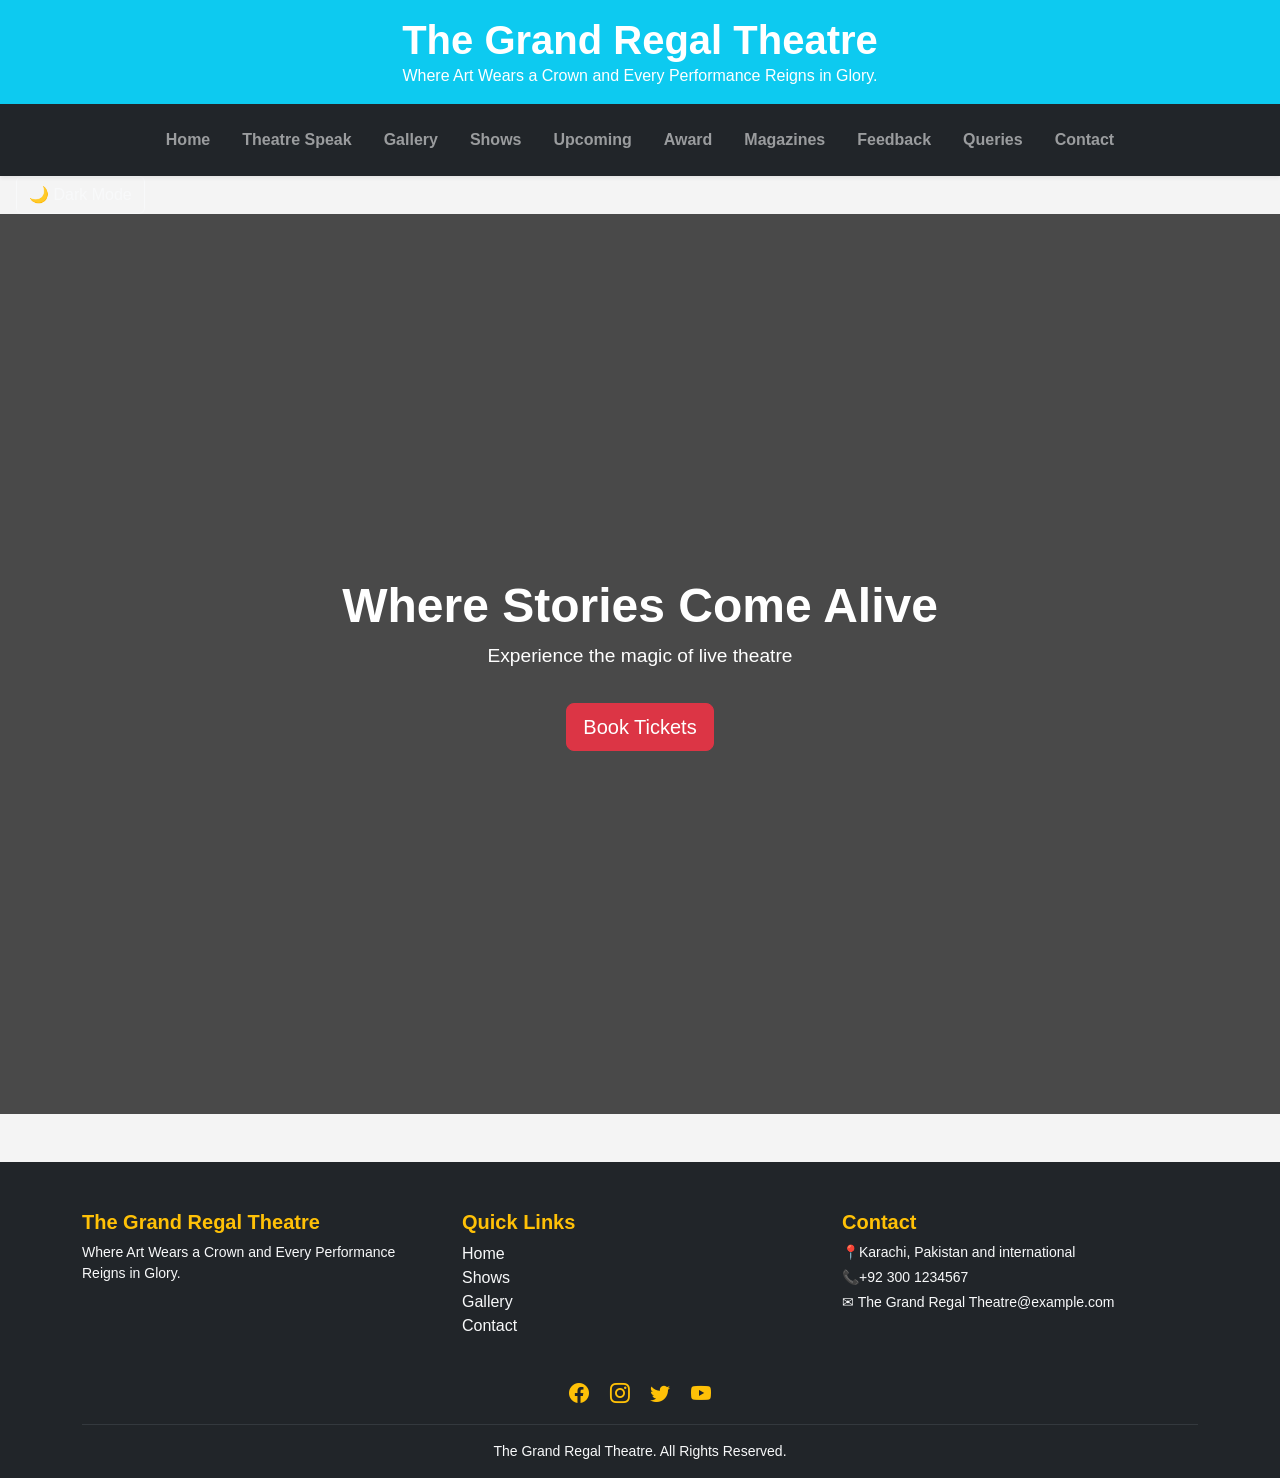
<file: index.html>
<!doctype html>
<html lang="en">
<head>
<title>The Grand Regal Theatre</title>

<meta charset="utf-8"/>
<meta name="viewport" content="width=device-width, initial-scale=1"/>

<!-- Bootstrap CSS -->
<link href="https://cdn.jsdelivr.net/npm/bootstrap@5.3.2/dist/css/bootstrap.min.css" rel="stylesheet">

    <!-- Bootstrap Icons -->
<link href="https://cdn.jsdelivr.net/npm/bootstrap-icons@1.11.1/font/bootstrap-icons.css" rel="stylesheet">
<link rel="icon" type="image/x-icon" href="assets/favicon.ico" />
<link rel="stylesheet" href="assets/style.css">

<style>
.hero {
  height: 100vh;
  background:
    linear-gradient(rgba(0,0,0,0.7), rgba(0,0,0,0.7)),
    url("https://images.unsplash.com/photo-1507924538820-ede94a04019d");
  background-size: cover;
  background-position: center;
}
.hero h2 {
  font-size: 3rem;
  font-weight: 600;
}
.hero p {
  font-size: 1.2rem;
}
</style>
</head>

<body>

<!-- Header -->
<header class="bg-info text-white text-center py-3">
<h1 class="mb-0 fw-bold">The Grand Regal Theatre</h1>
<p class="mb-0">Where Art Wears a Crown and Every Performance Reigns in Glory.</p>
</header>


<nav class="navbar navbar-expand-lg navbar-dark bg-dark shadow-sm py-3">
<div class="container justify-content-center">

<button class="navbar-toggler border-0 shadow-none" 
type="button" 
data-bs-toggle="collapse" 
data-bs-target="#navbarNav">
<span class="navbar-toggler-icon"></span>
</button>

<div class="collapse navbar-collapse justify-content-center" id="navbarNav">
<ul class="navbar-nav text-center fw-semibold">
<li class="nav-item"><a class="nav-link px-3" href="index.html">Home</a></li>
<li class="nav-item"><a class="nav-link px-3" href="theatrespeak.html">Theatre Speak</a></li>
<li class="nav-item"><a class="nav-link px-3" href="artistgallery.html">Gallery</a></li>
<li class="nav-item"><a class="nav-link px-3" href="show1.html">Shows</a></li>
<li class="nav-item"><a class="nav-link px-3" href="upcomingshow.html">Upcoming</a></li>
<li class="nav-item"><a class="nav-link px-3" href="award1.html">Award</a></li>
<li class="nav-item"><a class="nav-link px-3" href="magazines1.html">Magazines</a></li>
<li class="nav-item"><a class="nav-link px-3" href="feedback1.html">Feedback</a></li>
<li class="nav-item"><a class="nav-link px-3" href="queries.html">Queries</a></li>
<li class="nav-item"><a class="nav-link px-3" href="contact.html">Contact</a></li>
</ul>
</div>
</div>
</nav>
<!-- main -->
<button onclick="toggleDarkMode()" class="btn btn-outline-light ms-3">
  🌙 Dark Mode
</button>

<section id="home" class="hero d-flex align-items-center text-center text-white">
<div class="container">
<h2>Where Stories Come Alive</h2>
<p>Experience the magic of live theatre</p>
<a href="show1.html" class="btn btn-danger btn-lg mt-3">Book Tickets</a>
</div>
</section>

<!-- footer -->
<footer class="bg-dark text-light pt-5 pb-3 mt-5">
  <div class="container">
    <div class="row text-center text-md-start">

      <div class="col-md-4 mb-4">
        <h5 class="fw-bold text-warning">The Grand Regal Theatre</h5>
        <p class="small">
          Where Art Wears a Crown and Every Performance Reigns in Glory.
        </p>
      </div>

      <div class="col-md-4 mb-4">
        <h5 class="fw-bold text-warning">Quick Links</h5>
        <ul class="list-unstyled">
          <li><a href="#" class="text-light text-decoration-none">Home</a></li>
          <li><a href="#" class="text-light text-decoration-none">Shows</a></li>
          <li><a href="#" class="text-light text-decoration-none">Gallery</a></li>
          <li><a href="#" class="text-light text-decoration-none">Contact</a></li>
        </ul>
      </div>

      <div class="col-md-4 mb-4">
        <h5 class="fw-bold text-warning">Contact</h5>
        <p class="small mb-1"> 📍Karachi, Pakistan and international</p>
        <p class="small mb-1"> 📞+92 300 1234567</p>
        <p class="small"> ✉ The Grand Regal Theatre@example.com</p>
      </div>

    </div>
  <div class="text-center mb-3">
      <a href="#" class="text-warning fs-5 me-3"><i class="bi bi-facebook"></i></a>
      <a href="#" class="text-warning fs-5 me-3"><i class="bi bi-instagram"></i></a>
      <a href="#" class="text-warning fs-5 me-3"><i class="bi bi-twitter"></i></a>
      <a href="#" class="text-warning fs-5"><i class="bi bi-youtube"></i></a>
    </div>
    <hr class="border-secondary">

    <div class="text-center small">
      The Grand Regal Theatre. All Rights Reserved.
    </div>
  </div>
</footer>

<!-- Bootstrap JS Bundle -->
<script src="https://cdn.jsdelivr.net/npm/bootstrap@5.3.2/dist/js/bootstrap.bundle.min.js"></script>
<script>
function toggleDarkMode() {
    document.body.classList.toggle("dark-mode");

    // Save mode in localStorage
    if(document.body.classList.contains("dark-mode")) {
        localStorage.setItem("theme", "dark");
    } else {
        localStorage.setItem("theme", "light");
    }
}

// Load saved theme
window.onload = function() {
    if(localStorage.getItem("theme") === "dark") {
        document.body.classList.add("dark-mode");
    }
}
</script>
</body>
</html>
</file>
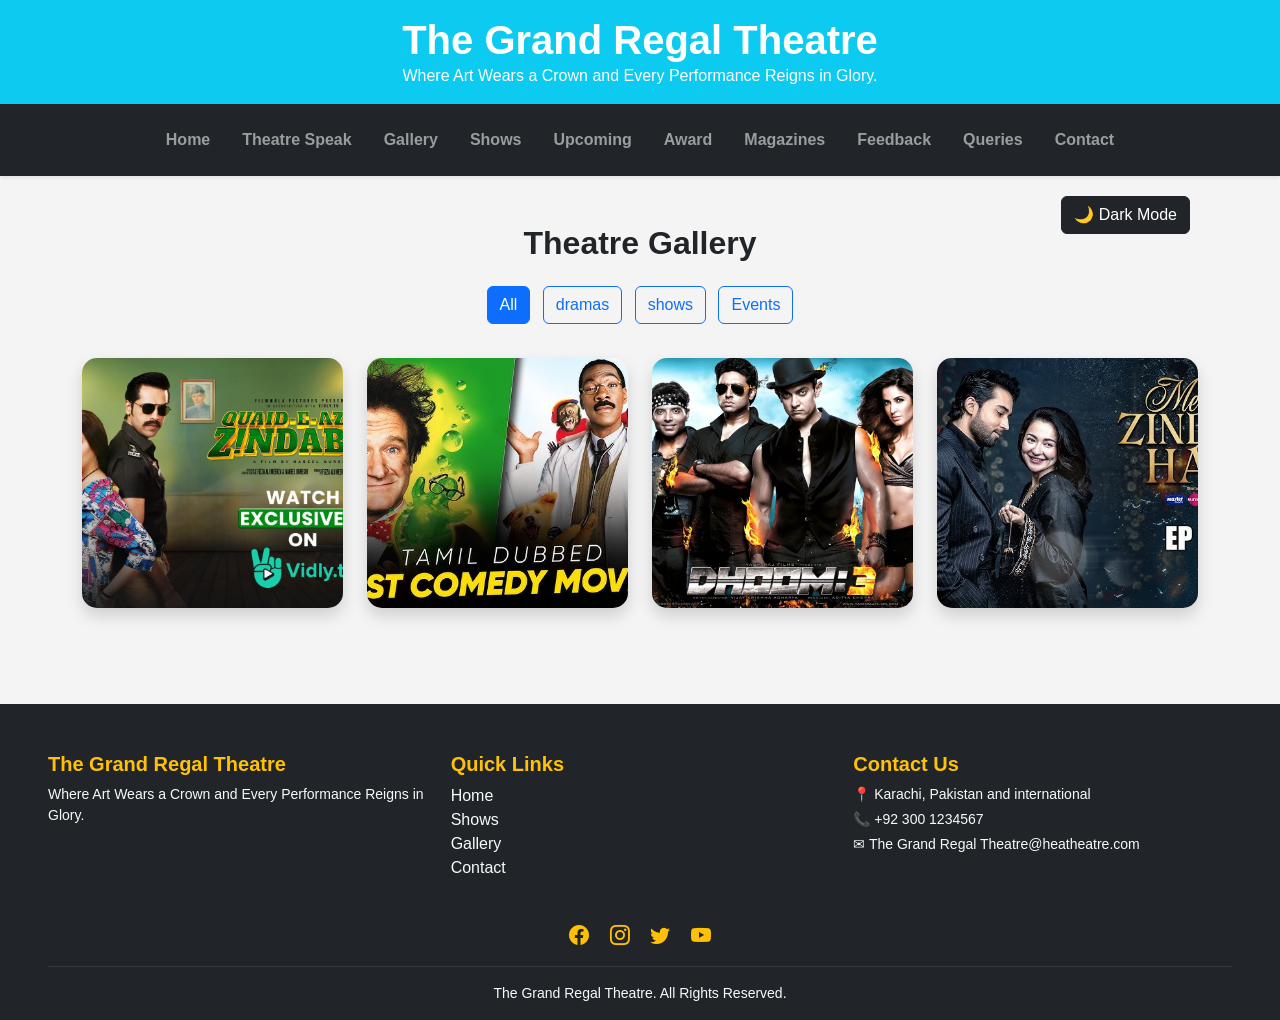
<file: artistgallery.html>
<!DOCTYPE html>
<html lang="en">
<head>
<meta charset="UTF-8">
<meta name="viewport" content="width=device-width, initial-scale=1.0">
<title>The Grand Regal Theatre</title>

<link href="https://cdn.jsdelivr.net/npm/bootstrap@5.3.2/dist/css/bootstrap.min.css" rel="stylesheet">
<link href="https://cdn.jsdelivr.net/npm/bootstrap-icons@1.11.1/font/bootstrap-icons.css" rel="stylesheet">

<link rel="stylesheet" href="assets/style.css">
<link rel="icon" type="image/x-icon" href="assets/favicon.ico" />

<style>
.dark-mode{ background-color: #121212; color: white; }

.gallery-title { text-align: center; font-weight: bold; margin-bottom: 20px; }
.filter-btns { text-align: center; margin-bottom: 30px; }
.gallery-card { position: relative; overflow: hidden; border-radius: 15px; transition: 0.4s; }
.gallery-card img { width: 100%; height: 250px; object-fit: cover; transition: 0.5s; }
.gallery-card:hover img { transform: scale(1.15); }
.overlay {
    position: absolute;
    bottom: 0;
    background: linear-gradient(transparent, rgba(0,0,0,0.8));
    color: white;
    width: 100%;
    padding: 20px;
    transform: translateY(100%);
    transition: 0.4s;
}
.gallery-card:hover .overlay { transform: translateY(0); }
.toggle-btn { position: absolute; top: 20px; right: 20px; }
</style>
</head>

<body>
<!-- header -->
<header class="bg-info text-white text-center py-3">
  <h1 class="mb-0 fw-bold">The Grand Regal Theatre</h1>
  <p class="mb-0">Where Art Wears a Crown and Every Performance Reigns in Glory.</p>
</header>

<nav class="navbar navbar-expand-lg navbar-dark bg-dark shadow-sm py-3">
  <div class="container justify-content-center">
    <button class="navbar-toggler border-0 shadow-none" type="button" data-bs-toggle="collapse" data-bs-target="#navbarNav">
      <span class="navbar-toggler-icon"></span>
    </button>

    <div class="collapse navbar-collapse justify-content-center" id="navbarNav">
      <ul class="navbar-nav text-center fw-semibold">
        <li class="nav-item"><a class="nav-link px-3" href="index.html">Home</a></li>
        <li class="nav-item"><a class="nav-link px-3" href="theatrespeak.html">Theatre Speak</a></li>
        <li class="nav-item"><a class="nav-link px-3" href="artistgallery.html">Gallery</a></li>
        <li class="nav-item"><a class="nav-link px-3" href="show1.html">Shows</a></li>
        <li class="nav-item"><a class="nav-link px-3" href="upcomingshow.html">Upcoming</a></li>
        <li class="nav-item"><a class="nav-link px-3" href="award1.html">Award</a></li>
        <li class="nav-item"><a class="nav-link px-3" href="magazines1.html">Magazines</a></li>
        <li class="nav-item"><a class="nav-link px-3" href="feedback1.html">Feedback</a></li>
        <li class="nav-item"><a class="nav-link px-3" href="queries.html">Queries</a></li>
        <li class="nav-item"><a class="nav-link px-3" href="contact.html">Contact</a></li>
      </ul>
    </div>
  </div>
</nav>
<!-- main -->
<div class="container py-5 position-relative">

<button class="btn btn-dark toggle-btn" onclick="toggleMode()">🌙 Dark Mode</button>

<h2 class="gallery-title">Theatre Gallery</h2>

<div class="filter-btns">
    <button class="btn btn-primary m-1 filter-btn" data-filter="all">All</button>
    <button class="btn btn-outline-primary m-1 filter-btn" data-filter="nature">dramas</button>
    <button class="btn btn-outline-primary m-1 filter-btn" data-filter="travel">shows</button>
    <button class="btn btn-outline-primary m-1 filter-btn" data-filter="events">Events</button>
</div>

<div class="row g-4">

<div class="col-12 col-sm-6 col-md-4 col-lg-3 gallery-item nature">
    <div class="gallery-card shadow">
        <img src="assets/images/urdu.jpg">
        <div class="overlay">Beautiful action</div>
    </div>
</div>

<div class="col-12 col-sm-6 col-md-4 col-lg-3 gallery-item travel">
    <div class="gallery-card shadow">
        <img src="assets/images/english3.jpg">
        <div class="overlay">full comedy</div>
    </div>
</div>

<div class="col-12 col-sm-6 col-md-4 col-lg-3 gallery-item events">
    <div class="gallery-card shadow">
        <img src="assets/images/HINDHI.webp">
        <div class="overlay">Event Moment</div>
    </div>
</div>

<div class="col-12 col-sm-6 col-md-4 col-lg-3 gallery-item nature">
    <div class="gallery-card shadow">
        <img src="assets/images/meri-zindagi-hai-tu.jpg">
        <div class="overlay">mare zindagi han tu</div>
    </div>
</div>

</div>
</div>

<!-- Footer Fixed Using Bootstrap Only -->
<footer class="bg-dark text-light pt-5 pb-3 mt-5">
  <div class="container-fluid px-5">
    <div class="row text-center text-md-start">

      <div class="col-md-4 mb-4">
        <h5 class="fw-bold text-warning">The Grand Regal Theatre</h5>
        <p class="small">
          Where Art Wears a Crown and Every Performance Reigns in Glory.
        </p>
      </div>

      <div class="col-md-4 mb-4">
        <h5 class="fw-bold text-warning">Quick Links</h5>
        <ul class="list-unstyled">
          <li><a href="#" class="text-light text-decoration-none">Home</a></li>
          <li><a href="#" class="text-light text-decoration-none">Shows</a></li>
          <li><a href="#" class="text-light text-decoration-none">Gallery</a></li>
          <li><a href="#" class="text-light text-decoration-none">Contact</a></li>
        </ul>
      </div>

      <div class="col-md-4 mb-4">
        <h5 class="fw-bold text-warning">Contact Us</h5>
        <p class="small mb-1">📍 Karachi, Pakistan and international</p>
        <p class="small mb-1">📞 +92 300 1234567</p>
        <p class="small">✉ The Grand Regal Theatre@heatheatre.com</p>
      </div>

    </div>
  <div class="text-center mb-3">
      <a href="#" class="text-warning fs-5 me-3"><i class="bi bi-facebook"></i></a>
      <a href="#" class="text-warning fs-5 me-3"><i class="bi bi-instagram"></i></a>
      <a href="#" class="text-warning fs-5 me-3"><i class="bi bi-twitter"></i></a>
      <a href="#" class="text-warning fs-5"><i class="bi bi-youtube"></i></a>
    </div>
    <hr class="border-secondary">
    <div class="text-center small">
       The Grand Regal Theatre. All Rights Reserved.
    </div>

  </div>
</footer>
<!-- javascript -->
<script>
function toggleMode() {
    document.body.classList.toggle("dark-mode");
}
</script>
<script>
document.addEventListener("DOMContentLoaded", function () {

    const buttons = document.querySelectorAll(".filter-btn");
    const items = document.querySelectorAll(".gallery-item");

    buttons.forEach(button => {
        button.addEventListener("click", function () {

            // Active button style
            buttons.forEach(btn => {
                btn.classList.remove("btn-primary");
                btn.classList.add("btn-outline-primary");
            });

            this.classList.add("btn-primary");
            this.classList.remove("btn-outline-primary");

            const filter = this.getAttribute("data-filter");

            items.forEach(item => {
                if (filter === "all" || item.classList.contains(filter)) {
                    item.style.display = "block";
                } else {
                    item.style.display = "none";
                }
            });

        });
    });

});
</script>

</body>
</html>
</file>
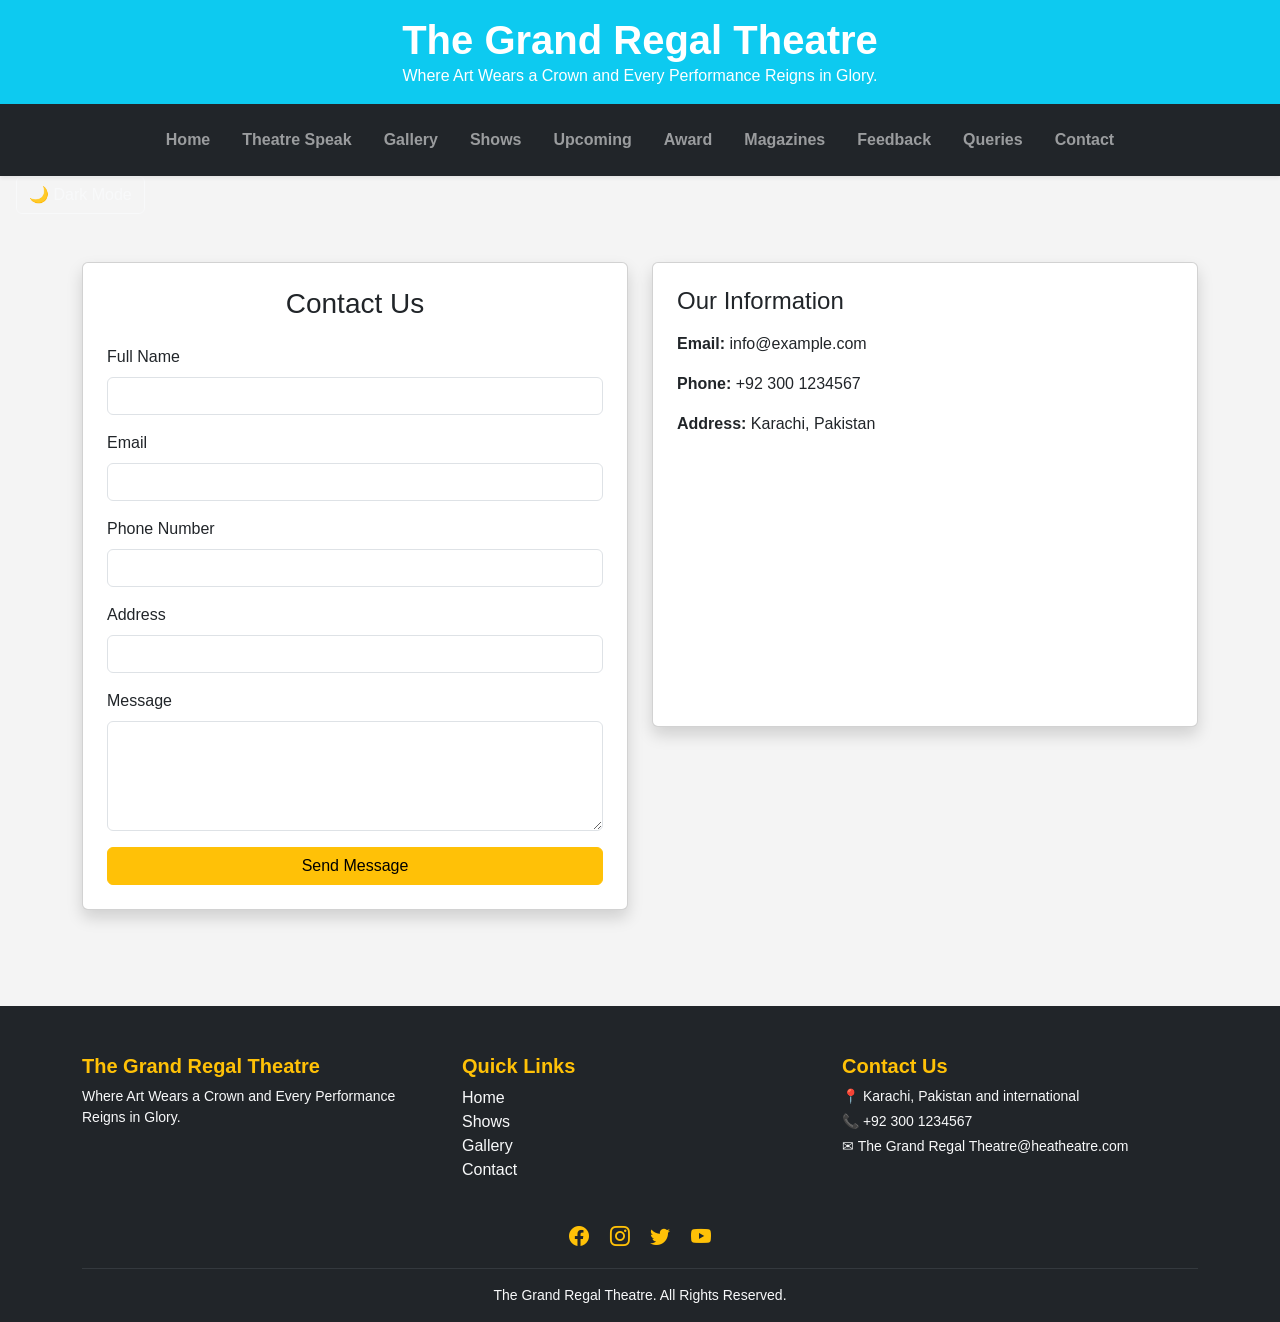
<file: contact.html>
<!doctype html>
<html lang="en">
<head>
<meta charset="utf-8" />
<meta name="viewport" content="width=device-width, initial-scale=1"/>
<title>The Grand Regal Theatre</title>

<!-- Bootstrap 5.3 CSS -->
<link href="https://cdn.jsdelivr.net/npm/bootstrap@5.3.2/dist/css/bootstrap.min.css" rel="stylesheet">

<!-- Bootstrap Icons -->
<link href="https://cdn.jsdelivr.net/npm/bootstrap-icons@1.11.1/font/bootstrap-icons.css" rel="stylesheet">

<link rel="stylesheet" href="assets/style.css">
<link rel="icon" type="image/x-icon" href="assets/favicon.ico" />
</head>

<body>

<!-- Header -->
<header class="bg-info text-white text-center py-3">
  <h1 class="mb-0 fw-bold">The Grand Regal Theatre</h1>
  <p class="mb-0">Where Art Wears a Crown and Every Performance Reigns in Glory.</p>
</header>

<nav class="navbar navbar-expand-lg navbar-dark bg-dark shadow-sm py-3">
  <div class="container justify-content-center">
    <button class="navbar-toggler border-0 shadow-none" type="button" data-bs-toggle="collapse" data-bs-target="#navbarNav">
      <span class="navbar-toggler-icon"></span>
    </button>

    <div class="collapse navbar-collapse justify-content-center" id="navbarNav">
      <ul class="navbar-nav text-center fw-semibold">
        <li class="nav-item"><a class="nav-link px-3" href="index.html">Home</a></li>
        <li class="nav-item"><a class="nav-link px-3" href="theatrespeak.html">Theatre Speak</a></li>
        <li class="nav-item"><a class="nav-link px-3" href="artistgallery.html">Gallery</a></li>
        <li class="nav-item"><a class="nav-link px-3" href="show1.html">Shows</a></li>
        <li class="nav-item"><a class="nav-link px-3" href="upcomingshow.html">Upcoming</a></li>
        <li class="nav-item"><a class="nav-link px-3" href="award1.html">Award</a></li>
        <li class="nav-item"><a class="nav-link px-3" href="magazines1.html">Magazines</a></li>
        <li class="nav-item"><a class="nav-link px-3" href="feedback1.html">Feedback</a></li>
        <li class="nav-item"><a class="nav-link px-3" href="queries.html">Queries</a></li>
        <li class="nav-item"><a class="nav-link px-3" href="contact.html">Contact</a></li>
      </ul>
    </div>
  </div>
</nav>
<!-- main -->
<button onclick="toggleDarkMode()" class="btn btn-outline-light ms-3">
  🌙 Dark Mode
</button>

<section class="py-5">
<div class="container">
<div class="row g-4">


<div class="col-12 col-md-6">
<div class="card shadow p-4">
<h3 class="mb-4 text-center">Contact Us</h3>

<form onsubmit="showAlert(event)">
<div class="mb-3">
<label class="form-label">Full Name</label>
<input type="text" class="form-control" required>
</div>

<div class="mb-3">
<label class="form-label">Email</label>
<input type="email" class="form-control" required>
</div>

<div class="mb-3">
<label class="form-label">Phone Number</label>
<input type="tel" class="form-control" required>
</div>

<div class="mb-3">
<label class="form-label">Address</label>
<input type="text" class="form-control" required>
</div>

<div class="mb-3">
<label class="form-label">Message</label>
<textarea class="form-control" rows="4" required></textarea>
</div>

<button type="submit" class="btn btn-warning w-100">Send Message</button>
</form>
</div>
</div>


<div class="col-12 col-md-6">
<div class="card shadow p-4">
<h4 class="mb-3">Our Information</h4>
<p><strong>Email:</strong> info@example.com</p>
<p><strong>Phone:</strong> +92 300 1234567</p>
<p><strong>Address:</strong> Karachi, Pakistan</p>

<iframe 
src="https://maps.google.com/maps?q=karachi&t=&z=13&ie=UTF8&iwloc=&output=embed"
width="100%" 
height="250" 
style="border:0; border-radius:8px;"
allowfullscreen="">
</iframe>

</div>
</div>

</div>
</div>
</section>

<!-- Footer -->
<footer class="bg-dark text-light pt-5 pb-3 mt-5">
<div class="container">
<div class="row text-center text-md-start">

<div class="col-md-4 mb-4">
<h5 class="fw-bold text-warning">The Grand Regal Theatre</h5>
<p class="small">
Where Art Wears a Crown and Every Performance Reigns in Glory.
</p>
</div>

<div class="col-md-4 mb-4">
<h5 class="fw-bold text-warning">Quick Links</h5>
<ul class="list-unstyled">
<li><a href="#" class="text-light text-decoration-none">Home</a></li>
<li><a href="#" class="text-light text-decoration-none">Shows</a></li>
<li><a href="#" class="text-light text-decoration-none">Gallery</a></li>
<li><a href="#" class="text-light text-decoration-none">Contact</a></li>
</ul>
</div>

<div class="col-md-4 mb-4">
<h5 class="fw-bold text-warning">Contact Us</h5>
<p class="small mb-1">📍 Karachi, Pakistan and international</p>
<p class="small mb-1">📞 +92 300 1234567</p>
<p class="small">✉ The Grand Regal Theatre@heatheatre.com</p>
</div>

</div>

  <div class="text-center mb-3">
      <a href="#" class="text-warning fs-5 me-3"><i class="bi bi-facebook"></i></a>
      <a href="#" class="text-warning fs-5 me-3"><i class="bi bi-instagram"></i></a>
      <a href="#" class="text-warning fs-5 me-3"><i class="bi bi-twitter"></i></a>
      <a href="#" class="text-warning fs-5"><i class="bi bi-youtube"></i></a>
    </div>
<hr class="border-secondary">

<div class="text-center small">
 The Grand Regal Theatre. All Rights Reserved.
</div>

</div>
</footer>

<script src="https://cdn.jsdelivr.net/npm/bootstrap@5.3.2/dist/js/bootstrap.bundle.min.js"></script>
<!-- javascript -->
<script>
function showAlert(event) {
event.preventDefault();
alert("Form submitted successfully!");
}
</script>
<script>
function toggleDarkMode() {
    document.body.classList.toggle("dark-mode");

    // Save mode in localStorage
    if(document.body.classList.contains("dark-mode")) {
        localStorage.setItem("theme", "dark");
    } else {
        localStorage.setItem("theme", "light");
    }
}

// Load saved theme
window.onload = function() {
    if(localStorage.getItem("theme") === "dark") {
        document.body.classList.add("dark-mode");
    }
}
</script>
</body>
</html>
</file>
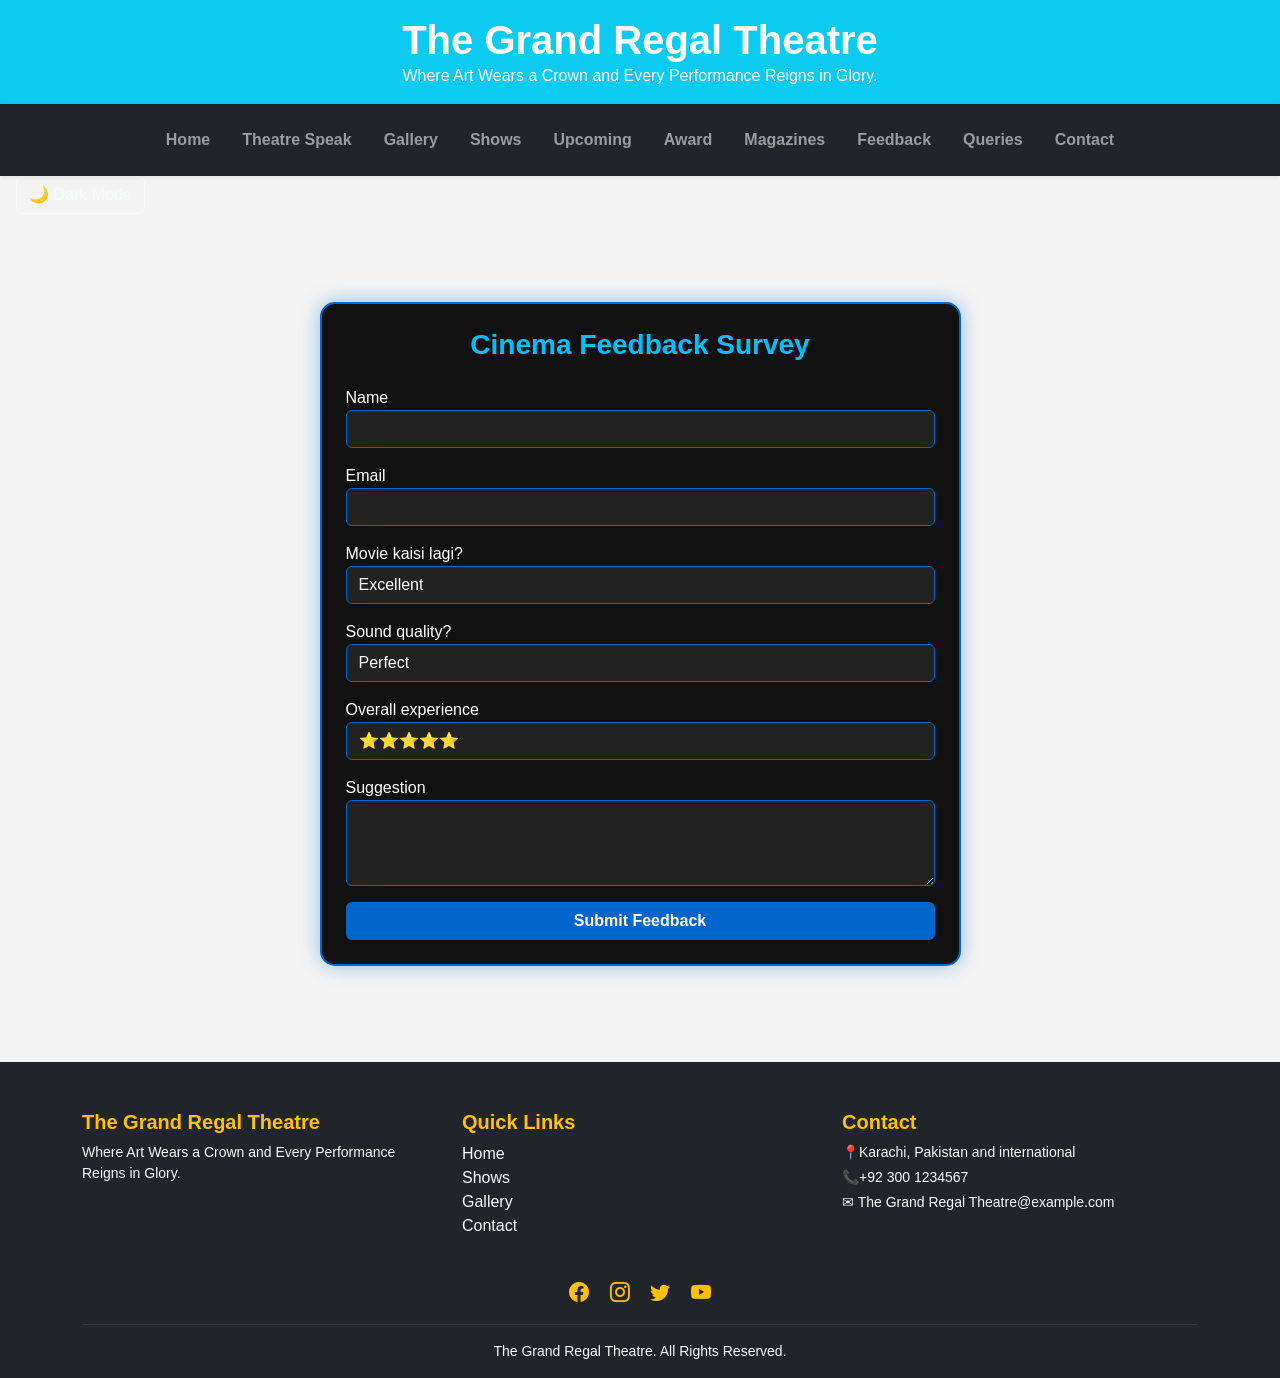
<file: feedback1.html>
<!doctype html>
<html lang="en">
<head>
    <meta charset="utf-8" />
    <meta name="viewport" content="width=device-width, initial-scale=1"/>
    <title>The Grand Regal Theatre</title>

    <!-- Bootstrap Icons -->
<link href="https://cdn.jsdelivr.net/npm/bootstrap-icons@1.11.1/font/bootstrap-icons.css" rel="stylesheet">
    <!-- Bootstrap CSS -->
    <link href="https://cdn.jsdelivr.net/npm/bootstrap@5.3.2/dist/css/bootstrap.min.css" rel="stylesheet">
    <link rel="stylesheet" href="assets/style.css">
    <link rel="icon" type="image/x-icon" href="assets/favicon.ico" />

    <style>
      
        .card {
            background: #111111;
            border: 2px solid #0066cc;
            border-radius: 15px;
            box-shadow: 0 0 20px rgba(0,102,204,0.4);
            margin-top: 40px;
        }
        h3 {
            color: #00bfff;
            font-weight: bold;
        }
        .form-control, .form-select {
            background: #222222;
            color: white;
            border: 1px solid #0066cc;
        }
        .btn-theatre {
            background: #0066cc;
            color: white;
            font-weight: bold;
        }
        .btn-theatre:hover {
            background: #0099ff;
        }
        .color {
            color: white;
        }
    </style>
</head>

<body>

<!-- Header -->
<header class="bg-info text-white text-center py-3">
  <h1 class="mb-0 fw-bold">The Grand Regal Theatre</h1>
  <p class="mb-0">Where Art Wears a Crown and Every Performance Reigns in Glory.</p>
</header>


<nav class="navbar navbar-expand-lg navbar-dark bg-dark shadow-sm py-3">
  <div class="container justify-content-center">
    
    <button class="navbar-toggler border-0 shadow-none" 
            type="button" 
            data-bs-toggle="collapse" 
            data-bs-target="#navbarNav">
      <span class="navbar-toggler-icon"></span>
    </button>

    <div class="collapse navbar-collapse justify-content-center" id="navbarNav">
      <ul class="navbar-nav text-center fw-semibold">
        <li class="nav-item"><a class="nav-link px-3" href="index.html">Home</a></li>
        <li class="nav-item"><a class="nav-link px-3" href="theatrespeak.html">Theatre Speak</a></li>
        <li class="nav-item"><a class="nav-link px-3" href="artistgallery.html">Gallery</a></li>
        <li class="nav-item"><a class="nav-link px-3" href="show1.html">Shows</a></li>
        <li class="nav-item"><a class="nav-link px-3" href="upcomingshow.html">Upcoming</a></li>
        <li class="nav-item"><a class="nav-link px-3" href="award1.html">Award</a></li>
        <li class="nav-item"><a class="nav-link px-3" href="magazines1.html">Magazines</a></li>
        <li class="nav-item"><a class="nav-link px-3" href="feedback1.html">Feedback</a></li>
        <li class="nav-item"><a class="nav-link px-3" href="queries.html">Queries</a></li>
        <li class="nav-item"><a class="nav-link px-3" href="contact.html">Contact</a></li>
      </ul>
    </div>
  </div>
</nav>
<!-- main -->
<button onclick="toggleDarkMode()" class="btn btn-outline-light ms-3">
  🌙 Dark Mode
</button>

<section class="py-5">
<div class="container">
<div class="row justify-content-center">
<div class="col-12 col-md-7">
    

<div class="card p-4">
<h3 class="text-center mb-4">Cinema Feedback Survey</h3>


<form onsubmit="showAlert(event)">
<div class="mb-3">
<label class="color">Name</label>
<input type="text" class="form-control" required>
</div>

<div class="mb-3">
<label class="color">Email</label>
<input type="email" class="form-control" required>
</div>

<div class="mb-3">
<label class="color">Movie kaisi lagi?</label>
<select class="form-select" required>
<option>Excellent</option>
<option>Good</option>
<option>Average</option>
<option>Poor</option>
</select>
</div>

<div class="mb-3">
<label class="color">Sound quality?</label>
<select class="form-select" required>
<option>Perfect</option>
<option>Clear</option>
<option>Okay</option>
<option>Bad</option>
</select>
</div>

<div class="mb-3">
<label class="color">Overall experience</label>
<select class="form-select" required>
<option>⭐⭐⭐⭐⭐</option>
<option>⭐⭐⭐⭐</option>
<option>⭐⭐⭐</option>
<option>⭐⭐</option>
<option>⭐</option>
</select>
</div>

<div class="mb-3">
<label class="color">Suggestion</label>
<textarea class="form-control" rows="3" required></textarea>
</div>

<button class="btn btn-theatre w-100">Submit Feedback</button>
</form>

</div>
</div>
</div>
</div>
</section>

<!--  Footer -->
<footer class="bg-dark text-light pt-5 pb-3 mt-5">
  <div class="container">
    <div class="row text-center text-md-start">

      <div class="col-md-4 mb-4">
        <h5 class="fw-bold text-warning">The Grand Regal Theatre</h5>
        <p class="small">
          Where Art Wears a Crown and Every Performance Reigns in Glory.
        </p>
      </div>

      <div class="col-md-4 mb-4">
        <h5 class="fw-bold text-warning">Quick Links</h5>
        <ul class="list-unstyled">
          <li><a href="#" class="text-light text-decoration-none">Home</a></li>
          <li><a href="#" class="text-light text-decoration-none">Shows</a></li>
          <li><a href="#" class="text-light text-decoration-none">Gallery</a></li>
          <li><a href="#" class="text-light text-decoration-none">Contact</a></li>
        </ul>
      </div>

      <div class="col-md-4 mb-4">
        <h5 class="fw-bold text-warning">Contact</h5>
        <p class="small mb-1"> 📍Karachi, Pakistan and international</p>
        <p class="small mb-1"> 📞+92 300 1234567</p>
        <p class="small"> ✉ The Grand Regal Theatre@example.com</p>
      </div>

    </div>
  <div class="text-center mb-3">
      <a href="#" class="text-warning fs-5 me-3"><i class="bi bi-facebook"></i></a>
      <a href="#" class="text-warning fs-5 me-3"><i class="bi bi-instagram"></i></a>
      <a href="#" class="text-warning fs-5 me-3"><i class="bi bi-twitter"></i></a>
      <a href="#" class="text-warning fs-5"><i class="bi bi-youtube"></i></a>
    </div>
    <hr class="border-secondary">

    <div class="text-center small">
      The Grand Regal Theatre. All Rights Reserved.
    </div>
  </div>
</footer>

<!-- Scripts -->
<script>
function showAlert(event){
event.preventDefault();
alert("Your feedback submitted successfully!");
}
</script>
<script>
function toggleMode() {
    document.body.classList.toggle("dark-mode");
}
</script>
<script>
function toggleDarkMode() {
    document.body.classList.toggle("dark-mode");

    // Save mode in localStorage
    if(document.body.classList.contains("dark-mode")) {
        localStorage.setItem("theme", "dark");
    } else {
        localStorage.setItem("theme", "light");
    }
}

// Load saved theme
window.onload = function() {
    if(localStorage.getItem("theme") === "dark") {
        document.body.classList.add("dark-mode");
    }
}
</script>
<script src="https://cdn.jsdelivr.net/npm/bootstrap@5.3.2/dist/js/bootstrap.bundle.min.js"></script>

</body>
</html>
</file>
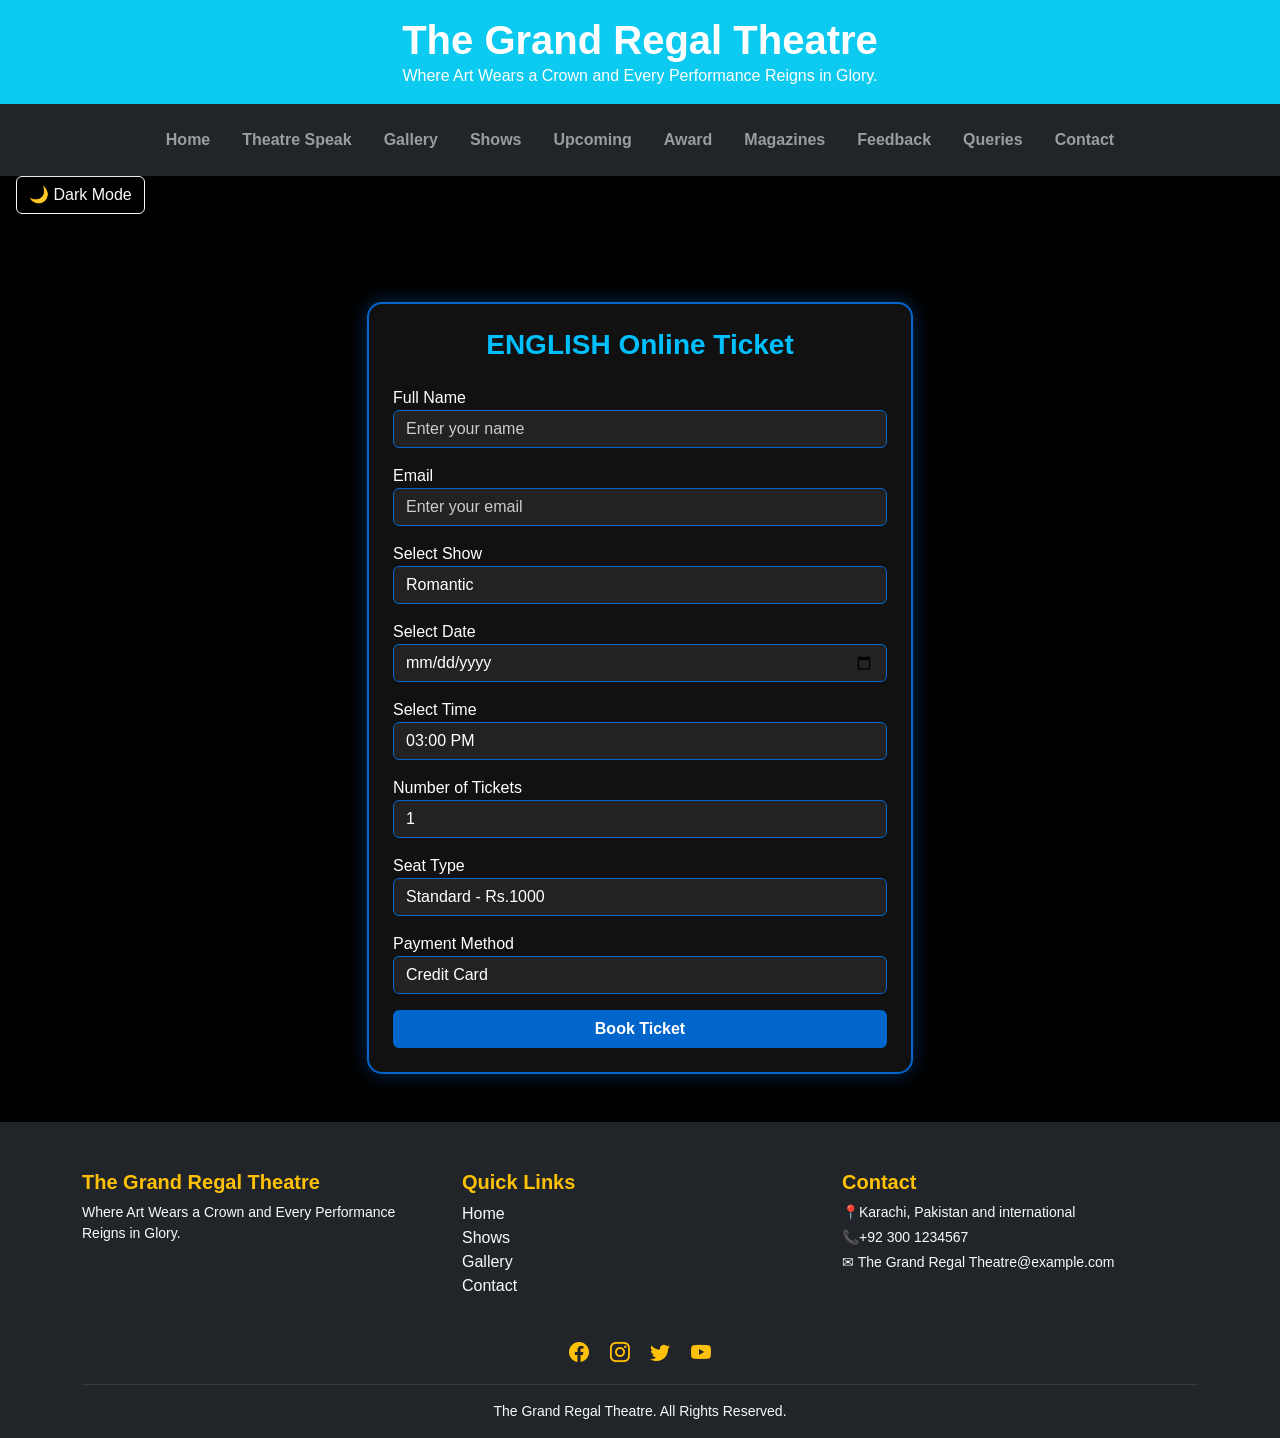
<file: onlineenglish.html>
<!doctype html>
<html lang="en">
<head>
<title>The Grand Regal Theatre</title>
<meta charset="utf-8" />
<meta name="viewport" content="width=device-width, initial-scale=1" />

<link href="https://cdn.jsdelivr.net/npm/bootstrap@5.3.2/dist/css/bootstrap.min.css" rel="stylesheet"/>
<link rel="stylesheet" href="assets/style.css">
<link rel="icon" type="image/x-icon" href="assets/favicon.ico" />

<!-- Font Awesome for Social Icons -->
<link rel="stylesheet" href="https://cdnjs.cloudflare.com/ajax/libs/font-awesome/6.5.0/css/all.min.css">

    <!-- Bootstrap Icons -->
<link href="https://cdn.jsdelivr.net/npm/bootstrap-icons@1.11.1/font/bootstrap-icons.css" rel="stylesheet">
<style>
body{
  background:#000;
}

.card {
  background: #111111;
  border: 2px solid #0066cc;
  border-radius: 15px;
  box-shadow: 0 0 20px rgba(0,102,204,0.4);
  margin-top: 40px;
}

h3 {
  color: #00bfff;
  font-weight: bold;
}

.form-control, .form-select {
  background: #222222;
  color: white;
  border: 1px solid #0066cc;
}

.form-control::placeholder{
  color:#ccc;
}

.btn-theatre {
  background: #0066cc;
  color: white;
  font-weight: bold;
}

.btn-theatre:hover {
  background: #0099ff;
}

.color{
  color: white;
}


</style>
</head>

<body>

<!-- Header -->
<header class="bg-info text-white text-center py-3">
  <h1 class="mb-0 fw-bold">The Grand Regal Theatre</h1>
  <p class="mb-0">Where Art Wears a Crown and Every Performance Reigns in Glory.</p>
</header>


<nav class="navbar navbar-expand-lg navbar-dark bg-dark shadow-sm py-3">
  <div class="container justify-content-center">
    <button class="navbar-toggler border-0 shadow-none" 
            type="button" 
            data-bs-toggle="collapse" 
            data-bs-target="#navbarNav">
      <span class="navbar-toggler-icon"></span>
    </button>

    <div class="collapse navbar-collapse justify-content-center" id="navbarNav">
      <ul class="navbar-nav text-center fw-semibold">
        <li class="nav-item"><a class="nav-link px-3" href="index.html">Home</a></li>
        <li class="nav-item"><a class="nav-link px-3" href="theatrespeak.html">Theatre Speak</a></li>
        <li class="nav-item"><a class="nav-link px-3" href="artistgallery.html">Gallery</a></li>
        <li class="nav-item"><a class="nav-link px-3" href="show1.html">Shows</a></li>
        <li class="nav-item"><a class="nav-link px-3" href="upcomingshow.html">Upcoming</a></li>
        <li class="nav-item"><a class="nav-link px-3" href="award1.html">Award</a></li>
        <li class="nav-item"><a class="nav-link px-3" href="magazines1.html">Magazines</a></li>
        <li class="nav-item"><a class="nav-link px-3" href="feedback1.html">Feedback</a></li>
        <li class="nav-item"><a class="nav-link px-3" href="queries.html">Queries</a></li>
        <li class="nav-item"><a class="nav-link px-3" href="contact.html">Contact</a></li>
      </ul>
    </div>
  </div>
</nav>
<!-- main -->
<button onclick="toggleDarkMode()" class="btn btn-outline-light ms-3">
  🌙 Dark Mode
</button>

<div class="container my-5">
<div class="row justify-content-center">
<div class="col-12 col-sm-10 col-md-8 col-lg-6">

<div class="card p-4">
<h3 class="text-center mb-4">ENGLISH Online Ticket</h3>

<form onsubmit="bookTicket(event)">

<div class="mb-3">
<label class="color">Full Name</label>
<input type="text" class="form-control" placeholder="Enter your name" required>
</div>

<div class="mb-3">
<label class="color">Email</label>
<input type="email" class="form-control" placeholder="Enter your email" required>
</div>

<div class="mb-3">
<label class="color">Select Show</label>
<select class="form-select">
<option>Romantic</option>
<option>Danger</option>
<option>Fun</option>
</select>
</div>

<div class="mb-3">
<label class="color">Select Date</label>
<input type="date" class="form-control" required>
</div>

<div class="mb-3">
<label class="color">Select Time</label>
<select class="form-select">
<option>03:00 PM</option>
<option>06:00 PM</option>
<option>09:00 PM</option>
</select>
</div>

<div class="mb-3">
<label class="color">Number of Tickets</label>
<input type="number" class="form-control" min="1" max="10" value="1">
</div>

<div class="mb-3">
<label class="color">Seat Type</label>
<select class="form-select">
<option>Standard - Rs.1000</option>
<option>Premium - Rs.2000</option>
<option>VIP - Rs.3500</option>
</select>
</div>

<div class="mb-3">
<label class="color">Payment Method</label>
<select class="form-select">
<option>Credit Card</option>
<option>Debit Card</option>
<option>JazzCash</option>
<option>EasyPaisa</option>
</select>
</div>

<button type="submit" class="btn btn-theatre w-100">Book Ticket</button>

</form>
</div>

</div>
</div>
</div>

<!--  FOOTER  -->
<footer class="bg-dark text-light pt-5 pb-3 mt-5">
  <div class="container">
    <div class="row text-center text-md-start">

      <div class="col-md-4 mb-4">
        <h5 class="fw-bold text-warning">The Grand Regal Theatre</h5>
        <p class="small">
          Where Art Wears a Crown and Every Performance Reigns in Glory.
        </p>
      </div>

      <div class="col-md-4 mb-4">
        <h5 class="fw-bold text-warning">Quick Links</h5>
        <ul class="list-unstyled">
          <li><a href="#" class="text-light text-decoration-none">Home</a></li>
          <li><a href="#" class="text-light text-decoration-none">Shows</a></li>
          <li><a href="#" class="text-light text-decoration-none">Gallery</a></li>
          <li><a href="#" class="text-light text-decoration-none">Contact</a></li>
        </ul>
      </div>

      <div class="col-md-4 mb-4">
        <h5 class="fw-bold text-warning">Contact</h5>
        <p class="small mb-1"> 📍Karachi, Pakistan and international</p>
        <p class="small mb-1"> 📞+92 300 1234567</p>
        <p class="small"> ✉ The Grand Regal Theatre@example.com</p>
      </div>

    </div>
  <div class="text-center mb-3">
      <a href="#" class="text-warning fs-5 me-3"><i class="bi bi-facebook"></i></a>
      <a href="#" class="text-warning fs-5 me-3"><i class="bi bi-instagram"></i></a>
      <a href="#" class="text-warning fs-5 me-3"><i class="bi bi-twitter"></i></a>
      <a href="#" class="text-warning fs-5"><i class="bi bi-youtube"></i></a>
    </div>
    <hr class="border-secondary">

    <div class="text-center small">
      The Grand Regal Theatre. All Rights Reserved.
    </div>
  </div>
</footer>

<script src="https://cdn.jsdelivr.net/npm/bootstrap@5.3.2/dist/js/bootstrap.bundle.min.js"></script>
<!-- javascript -->
<script>
function bookTicket(event) {
  event.preventDefault();
  alert(" Your ticket has been booked successfully!");
}
</script>
<script>
function toggleDarkMode() {
    document.body.classList.toggle("dark-mode");

    // Save mode in localStorage
    if(document.body.classList.contains("dark-mode")) {
        localStorage.setItem("theme", "dark");
    } else {
        localStorage.setItem("theme", "light");
    }
}

// Load saved theme
window.onload = function() {
    if(localStorage.getItem("theme") === "dark") {
        document.body.classList.add("dark-mode");
    }
}
</script>
</body>
</html>
</file>
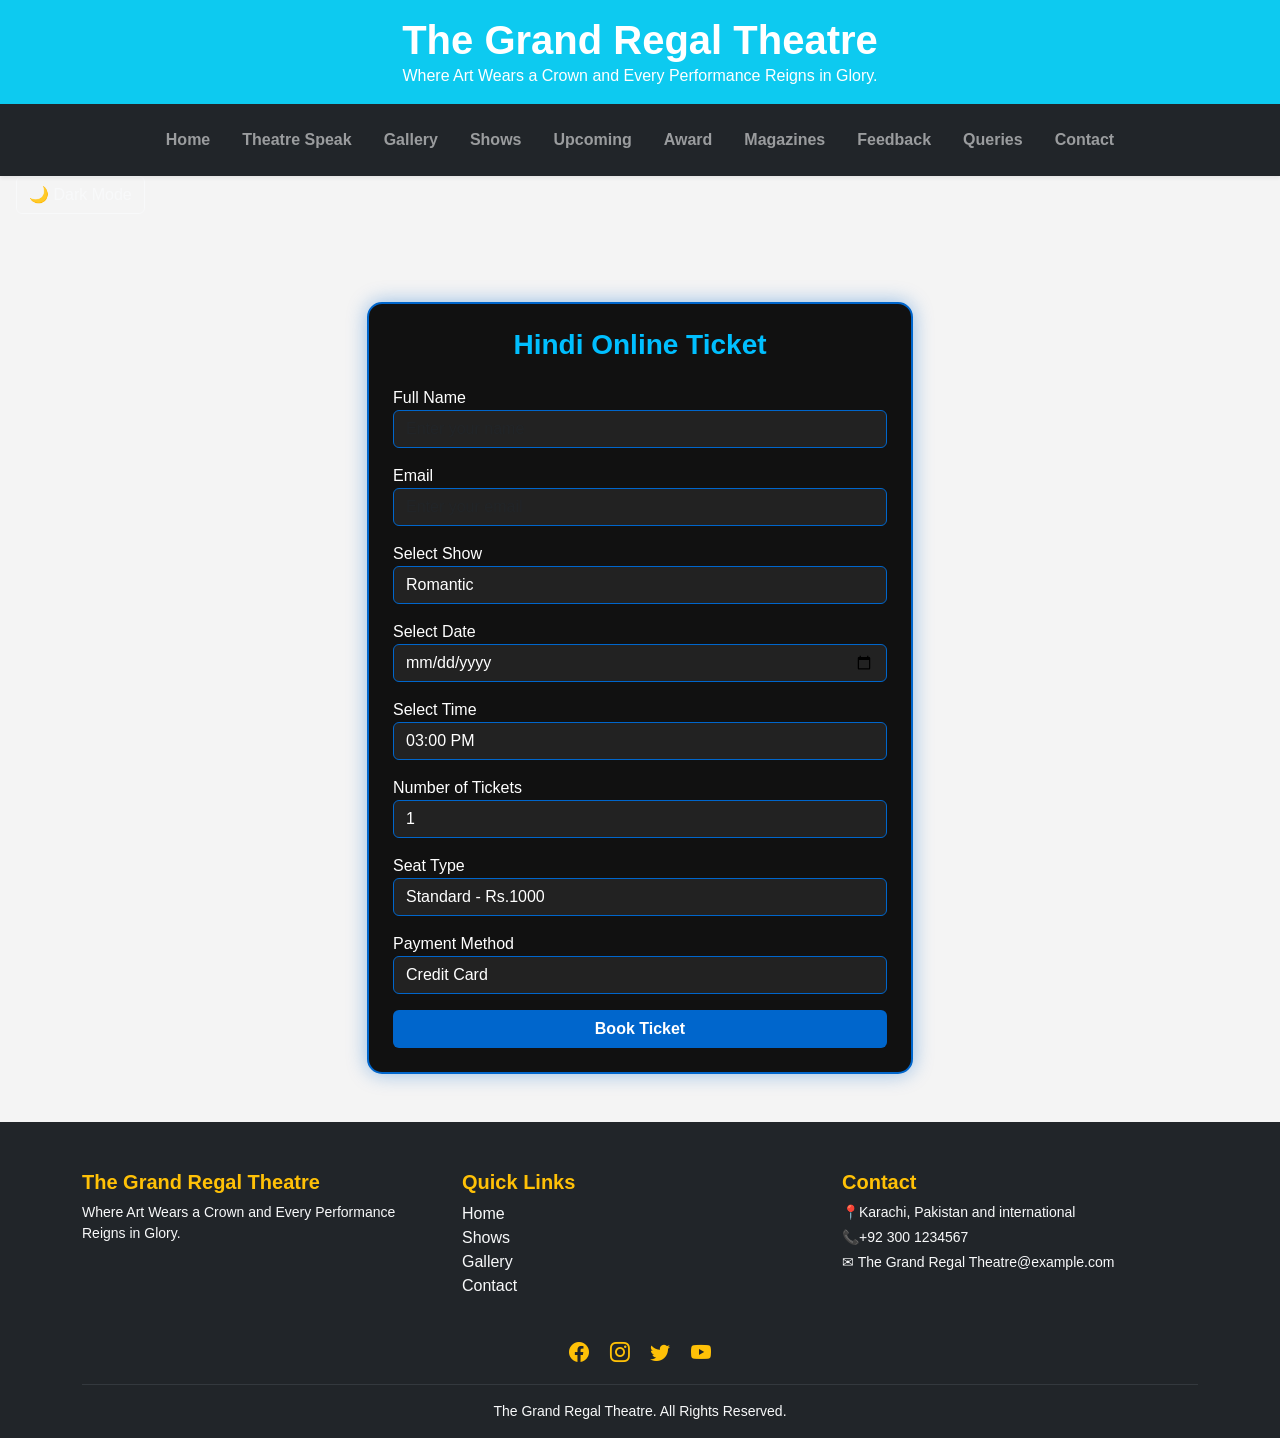
<file: onlinehinde.html>
<!doctype html>
<html lang="en">
<head>
<title>The Grand Regal Theatre</title>
<meta charset="utf-8" />
<meta name="viewport" content="width=device-width, initial-scale=1" />

<link href="https://cdn.jsdelivr.net/npm/bootstrap@5.3.2/dist/css/bootstrap.min.css" rel="stylesheet"/>
<link rel="stylesheet" href="assets/style.css">
<link rel="icon" type="image/x-icon" href="assets/favicon.ico" />

<!-- Font Awesome for icons -->
<link rel="stylesheet" href="https://cdnjs.cloudflare.com/ajax/libs/font-awesome/6.5.0/css/all.min.css">

    <!-- Bootstrap Icons -->
<link href="https://cdn.jsdelivr.net/npm/bootstrap-icons@1.11.1/font/bootstrap-icons.css" rel="stylesheet">
<style>
.card {
  background: #111111;
  border: 2px solid #0066cc;
  border-radius: 15px;
  box-shadow: 0 0 20px rgba(0,102,204,0.4);
  margin-top: 40px;
}

h3 {
  color: #00bfff;
  font-weight: bold;
}

.form-control, .form-select {
  background: #222222;
  color: white;
  border: 1px solid #0066cc;
}

.btn-theatre {
  background: #0066cc;
  color: white;
  font-weight: bold;
}

.btn-theatre:hover {
  background: #0099ff;
}

.color{
  color: white;
}
</style>
</head>

<body>

<!-- Header -->
<header class="bg-info text-white text-center py-3">
  <h1 class="mb-0 fw-bold">The Grand Regal Theatre</h1>
  <p class="mb-0">Where Art Wears a Crown and Every Performance Reigns in Glory.</p>
</header>

<nav class="navbar navbar-expand-lg navbar-dark bg-dark shadow-sm py-3">
  <div class="container justify-content-center">
    <button class="navbar-toggler border-0 shadow-none" 
            type="button" 
            data-bs-toggle="collapse" 
            data-bs-target="#navbarNav">
      <span class="navbar-toggler-icon"></span>
    </button>

    <div class="collapse navbar-collapse justify-content-center" id="navbarNav">
      <ul class="navbar-nav text-center fw-semibold">
        <li class="nav-item"><a class="nav-link px-3" href="index.html">Home</a></li>
        <li class="nav-item"><a class="nav-link px-3" href="theatrespeak.html">Theatre Speak</a></li>
        <li class="nav-item"><a class="nav-link px-3" href="artistgallery.html">Gallery</a></li>
        <li class="nav-item"><a class="nav-link px-3" href="show1.html">Shows</a></li>
        <li class="nav-item"><a class="nav-link px-3" href="upcomingshow.html">Upcoming</a></li>
        <li class="nav-item"><a class="nav-link px-3" href="award1.html">Award</a></li>
        <li class="nav-item"><a class="nav-link px-3" href="magazines1.html">Magazines</a></li>
        <li class="nav-item"><a class="nav-link px-3" href="feedback1.html">Feedback</a></li>
        <li class="nav-item"><a class="nav-link px-3" href="queries.html">Queries</a></li>
        <li class="nav-item"><a class="nav-link px-3" href="contact.html">Contact</a></li>
      </ul>
    </div>
  </div>
</nav>
<!-- main -->
<button onclick="toggleDarkMode()" class="btn btn-outline-light ms-3">
  🌙 Dark Mode
</button>

<div class="container my-5">
<div class="row justify-content-center">
<div class="col-12 col-sm-10 col-md-8 col-lg-6">

<div class="card p-4">
<h3 class="text-center mb-4">Hindi Online Ticket</h3>

<form onsubmit="bookTicket(event)">

<div class="mb-3">
<label class="color">Full Name</label>
<input type="text" class="form-control" placeholder="Enter your name" required>
</div>

<div class="mb-3">
<label class="color">Email</label>
<input type="email" class="form-control" placeholder="Enter your email" required>
</div>

<div class="mb-3">
<label class="color">Select Show</label>
<select class="form-select">
<option>Romantic</option>
<option>Danger</option>
<option>Fun</option>
</select>
</div>

<div class="mb-3">
<label class="color">Select Date</label>
<input type="date" class="form-control" required>
</div>

<div class="mb-3">
<label class="color">Select Time</label>
<select class="form-select">
<option>03:00 PM</option>
<option>06:00 PM</option>
<option>09:00 PM</option>
</select>
</div>

<div class="mb-3">
<label class="color">Number of Tickets</label>
<input type="number" class="form-control" min="1" max="10" value="1">
</div>

<div class="mb-3">
<label class="color">Seat Type</label>
<select class="form-select">
<option>Standard - Rs.1000</option>
<option>Premium - Rs.2000</option>
<option>VIP - Rs.3500</option>
</select>
</div>

<div class="mb-3">
<label class="color">Payment Method</label>
<select class="form-select">
<option>Credit Card</option>
<option>Debit Card</option>
<option>JazzCash</option>
<option>EasyPaisa</option>
</select>
</div>

<button type="submit" class="btn btn-theatre w-100">Book Ticket</button>

</form>
</div>

</div>
</div>
</div>

<!--  Footer -->
<footer class="bg-dark text-light pt-5 pb-3 mt-5">
  <div class="container">
    <div class="row text-center text-md-start">

      <div class="col-md-4 mb-4">
        <h5 class="fw-bold text-warning">The Grand Regal Theatre</h5>
        <p class="small">
          Where Art Wears a Crown and Every Performance Reigns in Glory.
        </p>
      </div>

      <div class="col-md-4 mb-4">
        <h5 class="fw-bold text-warning">Quick Links</h5>
        <ul class="list-unstyled">
          <li><a href="#" class="text-light text-decoration-none">Home</a></li>
          <li><a href="#" class="text-light text-decoration-none">Shows</a></li>
          <li><a href="#" class="text-light text-decoration-none">Gallery</a></li>
          <li><a href="#" class="text-light text-decoration-none">Contact</a></li>
        </ul>
      </div>

      <div class="col-md-4 mb-4">
        <h5 class="fw-bold text-warning">Contact</h5>
        <p class="small mb-1"> 📍Karachi, Pakistan and international</p>
        <p class="small mb-1"> 📞+92 300 1234567</p>
        <p class="small"> ✉ The Grand Regal Theatre@example.com</p>
      </div>

    </div>
  <div class="text-center mb-3">
      <a href="#" class="text-warning fs-5 me-3"><i class="bi bi-facebook"></i></a>
      <a href="#" class="text-warning fs-5 me-3"><i class="bi bi-instagram"></i></a>
      <a href="#" class="text-warning fs-5 me-3"><i class="bi bi-twitter"></i></a>
      <a href="#" class="text-warning fs-5"><i class="bi bi-youtube"></i></a>
    </div>
    <hr class="border-secondary">

    <div class="text-center small">
      The Grand Regal Theatre. All Rights Reserved.
    </div>
  </div>
</footer>


<script src="https://cdn.jsdelivr.net/npm/bootstrap@5.3.2/dist/js/bootstrap.bundle.min.js"></script>

<script>
function bookTicket(event) {
  event.preventDefault();
  alert(" Your ticket has been booked successfully!");
}
</script>
<script>
function toggleDarkMode() {
    document.body.classList.toggle("dark-mode");

    // Save mode in localStorage
    if(document.body.classList.contains("dark-mode")) {
        localStorage.setItem("theme", "dark");
    } else {
        localStorage.setItem("theme", "light");
    }
}

// Load saved theme
window.onload = function() {
    if(localStorage.getItem("theme") === "dark") {
        document.body.classList.add("dark-mode");
    }
}
</script>
</body>
</html>
</file>
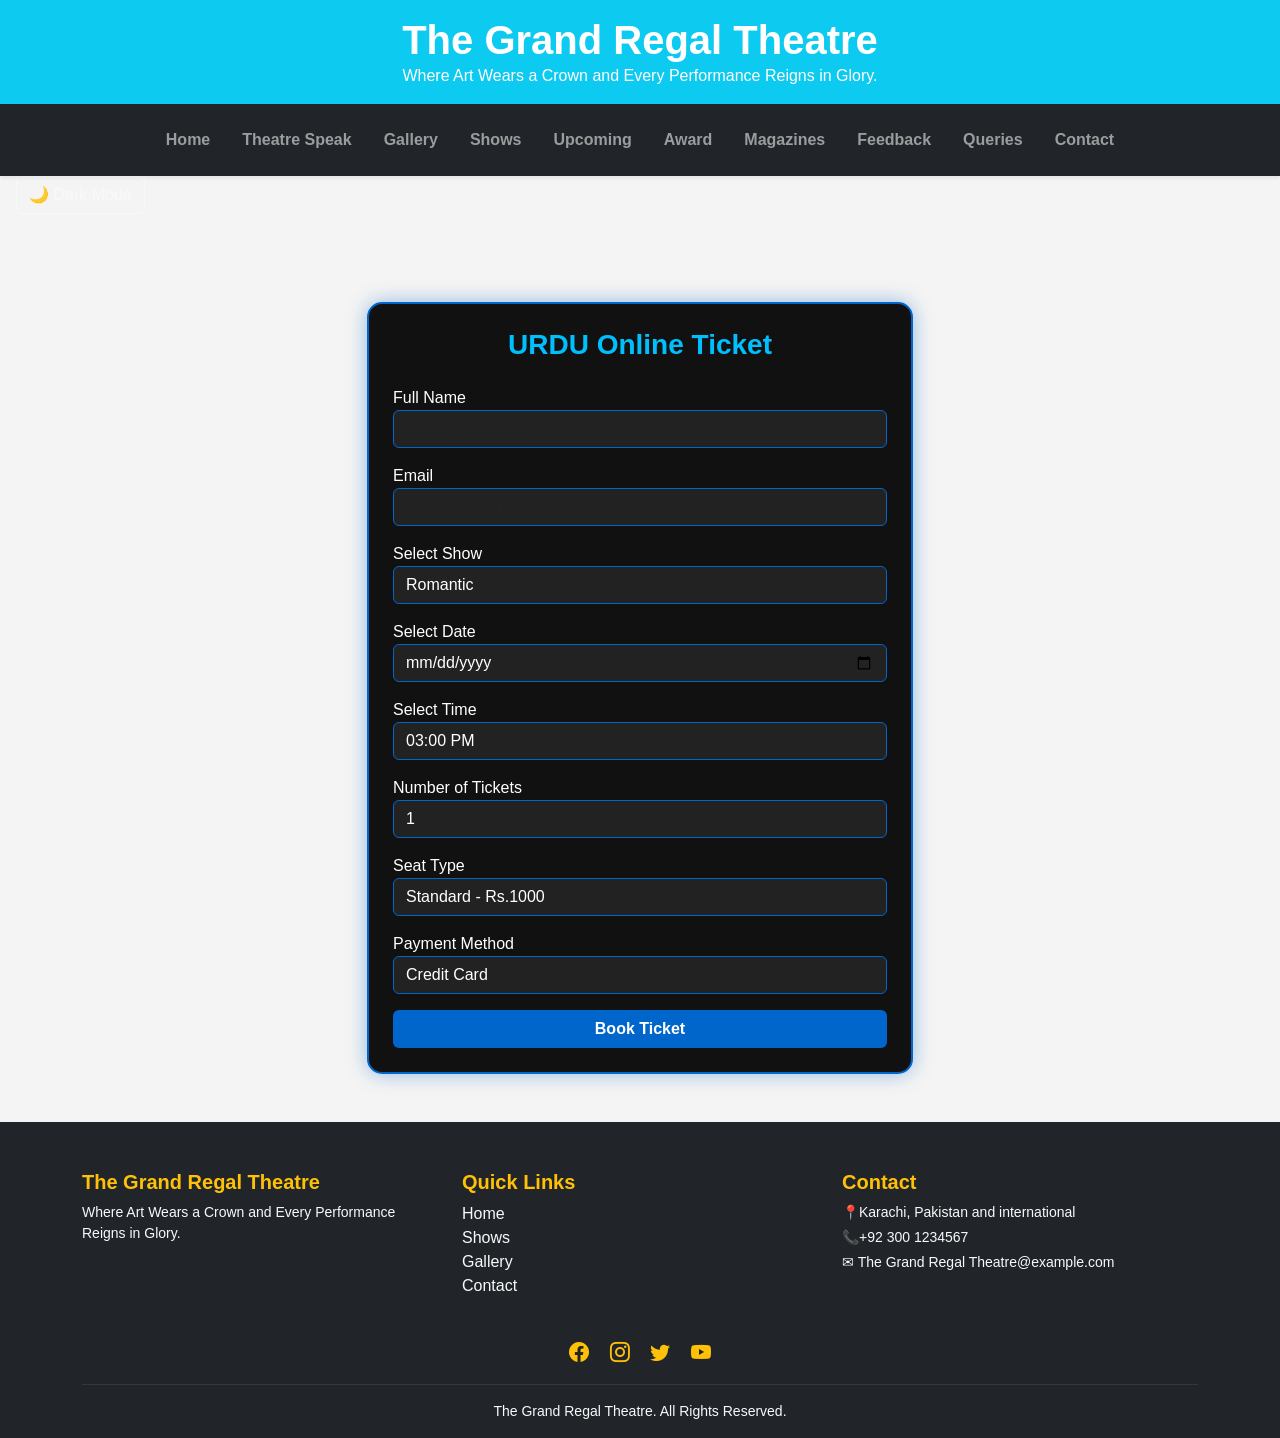
<file: onlineurdu.html>
<!doctype html>
<html lang="en">
<head>
<title>The Grand Regal Theatre</title>
<meta charset="utf-8" />
<meta name="viewport" content="width=device-width, initial-scale=1" />

<link href="https://cdn.jsdelivr.net/npm/bootstrap@5.3.2/dist/css/bootstrap.min.css" rel="stylesheet"/>
<link rel="icon" type="image/x-icon" href="assets/favicon.ico" />
<link rel="stylesheet" href="assets/style.css">

<!-- Font Awesome for social icons -->
<link rel="stylesheet" href="https://cdnjs.cloudflare.com/ajax/libs/font-awesome/6.5.0/css/all.min.css">

    <!-- Bootstrap Icons -->
<link href="https://cdn.jsdelivr.net/npm/bootstrap-icons@1.11.1/font/bootstrap-icons.css" rel="stylesheet">
<style>
.card {
  background: #111111;
  border: 2px solid #0066cc;
  border-radius: 15px;
  box-shadow: 0 0 20px rgba(0,102,204,0.4);
  margin-top: 40px;
}

h3 {
  color: #00bfff;
  font-weight: bold;
}

.form-control, .form-select {
  background: #222222;
  color: white;
  border: 1px solid #0066cc;
}

.btn-theatre {
  background: #0066cc;
  color: white;
  font-weight: bold;
}

.btn-theatre:hover {
  background: #0099ff;
}

.color{
  color: white;
}
</style>
</head>

<body>

<!-- Header -->
<header class="bg-info text-white text-center py-3">
  <h1 class="mb-0 fw-bold">The Grand Regal Theatre</h1>
  <p class="mb-0">Where Art Wears a Crown and Every Performance Reigns in Glory.</p>
</header>

<!-- Navbar -->
<nav class="navbar navbar-expand-lg navbar-dark bg-dark shadow-sm py-3">
  <div class="container justify-content-center">
    
    <button class="navbar-toggler border-0 shadow-none" 
            type="button" 
            data-bs-toggle="collapse" 
            data-bs-target="#navbarNav">
      <span class="navbar-toggler-icon"></span>
    </button>

    <div class="collapse navbar-collapse justify-content-center" id="navbarNav">
      <ul class="navbar-nav text-center fw-semibold">
        <li class="nav-item"><a class="nav-link px-3" href="index.html">Home</a></li>
        <li class="nav-item"><a class="nav-link px-3" href="theatrespeak.html">Theatre Speak</a></li>
        <li class="nav-item"><a class="nav-link px-3" href="artistgallery.html">Gallery</a></li>
        <li class="nav-item"><a class="nav-link px-3" href="show1.html">Shows</a></li>
        <li class="nav-item"><a class="nav-link px-3" href="upcomingshow.html">Upcoming</a></li>
        <li class="nav-item"><a class="nav-link px-3" href="award1.html">Award</a></li>
        <li class="nav-item"><a class="nav-link px-3" href="magazines1.html">Magazines</a></li>
        <li class="nav-item"><a class="nav-link px-3" href="feedback1.html">Feedback</a></li>
        <li class="nav-item"><a class="nav-link px-3" href="queries.html">Queries</a></li>
        <li class="nav-item"><a class="nav-link px-3" href="contact.html">Contact</a></li>
      </ul>
    </div>
  </div>
</nav>
<button onclick="toggleDarkMode()" class="btn btn-outline-light ms-3">
  🌙 Dark Mode
</button>
<!-- Form Section -->
<div class="container my-5">
<div class="row justify-content-center">
<div class="col-12 col-sm-10 col-md-8 col-lg-6">

<div class="card p-4">
<h3 class="text-center mb-4">URDU Online Ticket</h3>

<form onsubmit="bookTicket(event)">

<div class="mb-3">
<label class="color">Full Name</label>
<input type="text" class="form-control" placeholder="Enter your name" required>
</div>

<div class="mb-3">
<label class="color">Email</label>
<input type="email" class="form-control" placeholder="Enter your email" required>
</div>

<div class="mb-3">
<label class="color">Select Show</label>
<select class="form-select">
<option>Romantic</option>
<option>Danger</option>
<option>Fun</option>
</select>
</div>

<div class="mb-3">
<label class="color">Select Date</label>
<input type="date" class="form-control" required>
</div>

<div class="mb-3">
<label class="color">Select Time</label>
<select class="form-select">
<option>03:00 PM</option>
<option>06:00 PM</option>
<option>09:00 PM</option>
</select>
</div>

<div class="mb-3">
<label class="color">Number of Tickets</label>
<input type="number" class="form-control" min="1" max="10" value="1">
</div>

<div class="mb-3">
<label class="color">Seat Type</label>
<select class="form-select">
<option>Standard - Rs.1000</option>
<option>Premium - Rs.2000</option>
<option>VIP - Rs.3500</option>
</select>
</div>

<div class="mb-3">
<label class="color">Payment Method</label>
<select class="form-select">
<option>Credit Card</option>
<option>Debit Card</option>
<option>JazzCash</option>
<option>EasyPaisa</option>
</select>
</div>

<button type="submit" class="btn btn-theatre w-100">Book Ticket</button>

</form>
</div>

</div>
</div>
</div>

<!-- SAME Bootstrap Footer -->
<footer class="bg-dark text-light pt-5 pb-3 mt-5">
  <div class="container">
    <div class="row text-center text-md-start">

      <div class="col-md-4 mb-4">
        <h5 class="fw-bold text-warning">The Grand Regal Theatre</h5>
        <p class="small">
          Where Art Wears a Crown and Every Performance Reigns in Glory.
        </p>
      </div>

      <div class="col-md-4 mb-4">
        <h5 class="fw-bold text-warning">Quick Links</h5>
        <ul class="list-unstyled">
          <li><a href="#" class="text-light text-decoration-none">Home</a></li>
          <li><a href="#" class="text-light text-decoration-none">Shows</a></li>
          <li><a href="#" class="text-light text-decoration-none">Gallery</a></li>
          <li><a href="#" class="text-light text-decoration-none">Contact</a></li>
        </ul>
      </div>

      <div class="col-md-4 mb-4">
        <h5 class="fw-bold text-warning">Contact</h5>
        <p class="small mb-1"> 📍Karachi, Pakistan and international</p>
        <p class="small mb-1"> 📞+92 300 1234567</p>
        <p class="small"> ✉ The Grand Regal Theatre@example.com</p>
      </div>

    </div>
  <div class="text-center mb-3">
      <a href="#" class="text-warning fs-5 me-3"><i class="bi bi-facebook"></i></a>
      <a href="#" class="text-warning fs-5 me-3"><i class="bi bi-instagram"></i></a>
      <a href="#" class="text-warning fs-5 me-3"><i class="bi bi-twitter"></i></a>
      <a href="#" class="text-warning fs-5"><i class="bi bi-youtube"></i></a>
    </div>
    <hr class="border-secondary">

    <div class="text-center small">
      The Grand Regal Theatre. All Rights Reserved.
    </div>
  </div>
</footer>


<script src="https://cdn.jsdelivr.net/npm/bootstrap@5.3.2/dist/js/bootstrap.bundle.min.js"></script>

<script>
function bookTicket(event) {
  event.preventDefault();
  alert(" Your ticket has been booked successfully!");
}
</script>
<script>
function toggleDarkMode() {
    document.body.classList.toggle("dark-mode");

    // Save mode in localStorage
    if(document.body.classList.contains("dark-mode")) {
        localStorage.setItem("theme", "dark");
    } else {
        localStorage.setItem("theme", "light");
    }
}

// Load saved theme
window.onload = function() {
    if(localStorage.getItem("theme") === "dark") {
        document.body.classList.add("dark-mode");
    }
}
</script>
</body>
</html>
</file>
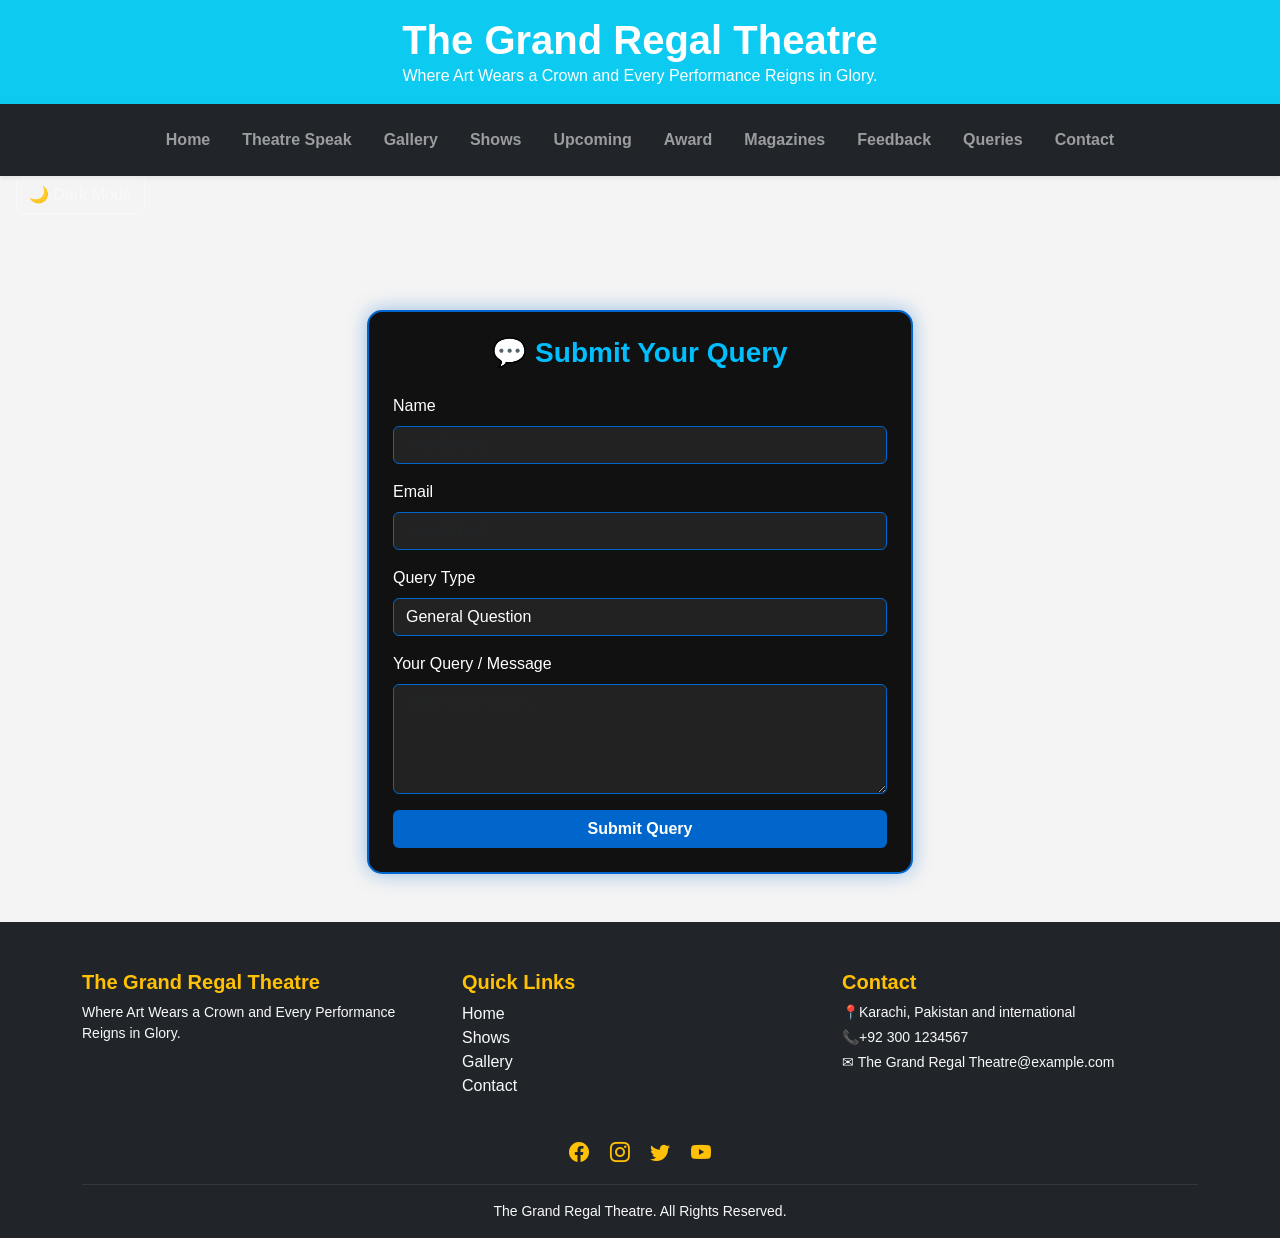
<file: queries.html>
<!doctype html>
<html lang="en">
<head>
<title>The Grand Regal Theatre</title>

<meta charset="utf-8" />
<meta name="viewport" content="width=device-width, initial-scale=1"/>

<link href="https://cdn.jsdelivr.net/npm/bootstrap@5.3.2/dist/css/bootstrap.min.css" rel="stylesheet"/>
<link rel="stylesheet" href="assets/style.css">
<link rel="icon" type="image/x-icon" href="assets/favicon.ico" />

<!-- Font Awesome for social icons -->
<link rel="stylesheet" href="https://cdnjs.cloudflare.com/ajax/libs/font-awesome/6.5.0/css/all.min.css">

    <!-- Bootstrap Icons -->
<link href="https://cdn.jsdelivr.net/npm/bootstrap-icons@1.11.1/font/bootstrap-icons.css" rel="stylesheet">
<style>
.card {
  background: #111;
  border: 2px solid #0066cc;
  border-radius: 15px;
  box-shadow: 0 0 20px rgba(0,102,204,0.4);
  margin-top: 3rem;
}

h3 {
  color: #00bfff;
  font-weight: bold;
}

.form-control, .form-select, textarea {
  background: #222;
  color: white;
  border: 1px solid #0066cc;
}

.btn-query {
  background: #0066cc;
  color: white;
  font-weight: bold;
}

.btn-query:hover {
  background: #0099ff;
}
</style>
</head>

<body>

<!-- Header -->
<header class="bg-info text-white text-center py-3">
  <h1 class="mb-0 fw-bold">The Grand Regal Theatre</h1>
  <p class="mb-0">Where Art Wears a Crown and Every Performance Reigns in Glory.</p>
</header>

<!-- Navbar -->
<nav class="navbar navbar-expand-lg navbar-dark bg-dark shadow-sm py-3">
  <div class="container justify-content-center">
    
    <button class="navbar-toggler border-0 shadow-none" 
            type="button" 
            data-bs-toggle="collapse" 
            data-bs-target="#navbarNav">
      <span class="navbar-toggler-icon"></span>
    </button>

    <div class="collapse navbar-collapse justify-content-center" id="navbarNav">
      <ul class="navbar-nav text-center fw-semibold">
        <li class="nav-item"><a class="nav-link px-3" href="index.html">Home</a></li>
        <li class="nav-item"><a class="nav-link px-3" href="theatrespeak.html">Theatre Speak</a></li>
        <li class="nav-item"><a class="nav-link px-3" href="artistgallery.html">Gallery</a></li>
        <li class="nav-item"><a class="nav-link px-3" href="show1.html">Shows</a></li>
        <li class="nav-item"><a class="nav-link px-3" href="upcomingshow.html">Upcoming</a></li>
        <li class="nav-item"><a class="nav-link px-3" href="award1.html">Award</a></li>
        <li class="nav-item"><a class="nav-link px-3" href="magazines1.html">Magazines</a></li>
        <li class="nav-item"><a class="nav-link px-3" href="feedback1.html">Feedback</a></li>
        <li class="nav-item"><a class="nav-link px-3" href="queries.html">Queries</a></li>
        <li class="nav-item"><a class="nav-link px-3" href="contact.html">Contact</a></li>
      </ul>
    </div>
  </div>
</nav>
<button onclick="toggleDarkMode()" class="btn btn-outline-light ms-3">
  🌙 Dark Mode
</button>
<!-- Queries Form -->
<div class="container my-5">
  <div class="row justify-content-center">
    <div class="col-12 col-sm-10 col-md-8 col-lg-6">

      <div class="card p-4">
        <h3 class="text-center mb-4">💬 Submit Your Query</h3>

        <form onsubmit="showAlert(event)">

          <div class="mb-3">
            <label class="form-label text-white">Name</label>
            <input type="text" class="form-control" placeholder="Your Name" required>
          </div>

          <div class="mb-3">
            <label class="form-label text-white">Email</label>
            <input type="email" class="form-control" placeholder="Your Email" required>
          </div>

          <div class="mb-3">
            <label class="form-label text-white">Query Type</label>
            <select class="form-select" required>
              <option>General Question</option>
              <option>Technical Issue</option>
              <option>Suggestion</option>
              <option>Other</option>
            </select>
          </div>

          <div class="mb-3">
            <label class="form-label text-white">Your Query / Message</label>
            <textarea class="form-control" rows="4" placeholder="Write your query..." required></textarea>
          </div>

          <button type="submit" class="btn btn-query w-100">Submit Query</button>

        </form>
      
      </div>

    </div>
  </div>
</div>

<!--Footer -->
<footer class="bg-dark text-light pt-5 pb-3 mt-5">
  <div class="container">
    <div class="row text-center text-md-start">

      <div class="col-md-4 mb-4">
        <h5 class="fw-bold text-warning">The Grand Regal Theatre</h5>
        <p class="small">
          Where Art Wears a Crown and Every Performance Reigns in Glory.
        </p>
      </div>

      <div class="col-md-4 mb-4">
        <h5 class="fw-bold text-warning">Quick Links</h5>
        <ul class="list-unstyled">
          <li><a href="#" class="text-light text-decoration-none">Home</a></li>
          <li><a href="#" class="text-light text-decoration-none">Shows</a></li>
          <li><a href="#" class="text-light text-decoration-none">Gallery</a></li>
          <li><a href="#" class="text-light text-decoration-none">Contact</a></li>
        </ul>
      </div>

      <div class="col-md-4 mb-4">
        <h5 class="fw-bold text-warning">Contact</h5>
        <p class="small mb-1"> 📍Karachi, Pakistan and international</p>
        <p class="small mb-1"> 📞+92 300 1234567</p>
        <p class="small"> ✉ The Grand Regal Theatre@example.com</p>
      </div>

    </div>
  <div class="text-center mb-3">
      <a href="#" class="text-warning fs-5 me-3"><i class="bi bi-facebook"></i></a>
      <a href="#" class="text-warning fs-5 me-3"><i class="bi bi-instagram"></i></a>
      <a href="#" class="text-warning fs-5 me-3"><i class="bi bi-twitter"></i></a>
      <a href="#" class="text-warning fs-5"><i class="bi bi-youtube"></i></a>
    </div>
    <hr class="border-secondary">

    <div class="text-center small">
      The Grand Regal Theatre. All Rights Reserved.
    </div>
  </div>
</footer>

<script src="https://cdn.jsdelivr.net/npm/bootstrap@5.3.2/dist/js/bootstrap.bundle.min.js"></script>

<script>
function showAlert(event) {
  event.preventDefault();
  alert("Query submitted successfully!");
}
</script>
<script>
function toggleDarkMode() {
    document.body.classList.toggle("dark-mode");

    // Save mode in localStorage
    if(document.body.classList.contains("dark-mode")) {
        localStorage.setItem("theme", "dark");
    } else {
        localStorage.setItem("theme", "light");
    }
}

// Load saved theme
window.onload = function() {
    if(localStorage.getItem("theme") === "dark") {
        document.body.classList.add("dark-mode");
    }
}
</script>
</body>
</html>
</file>
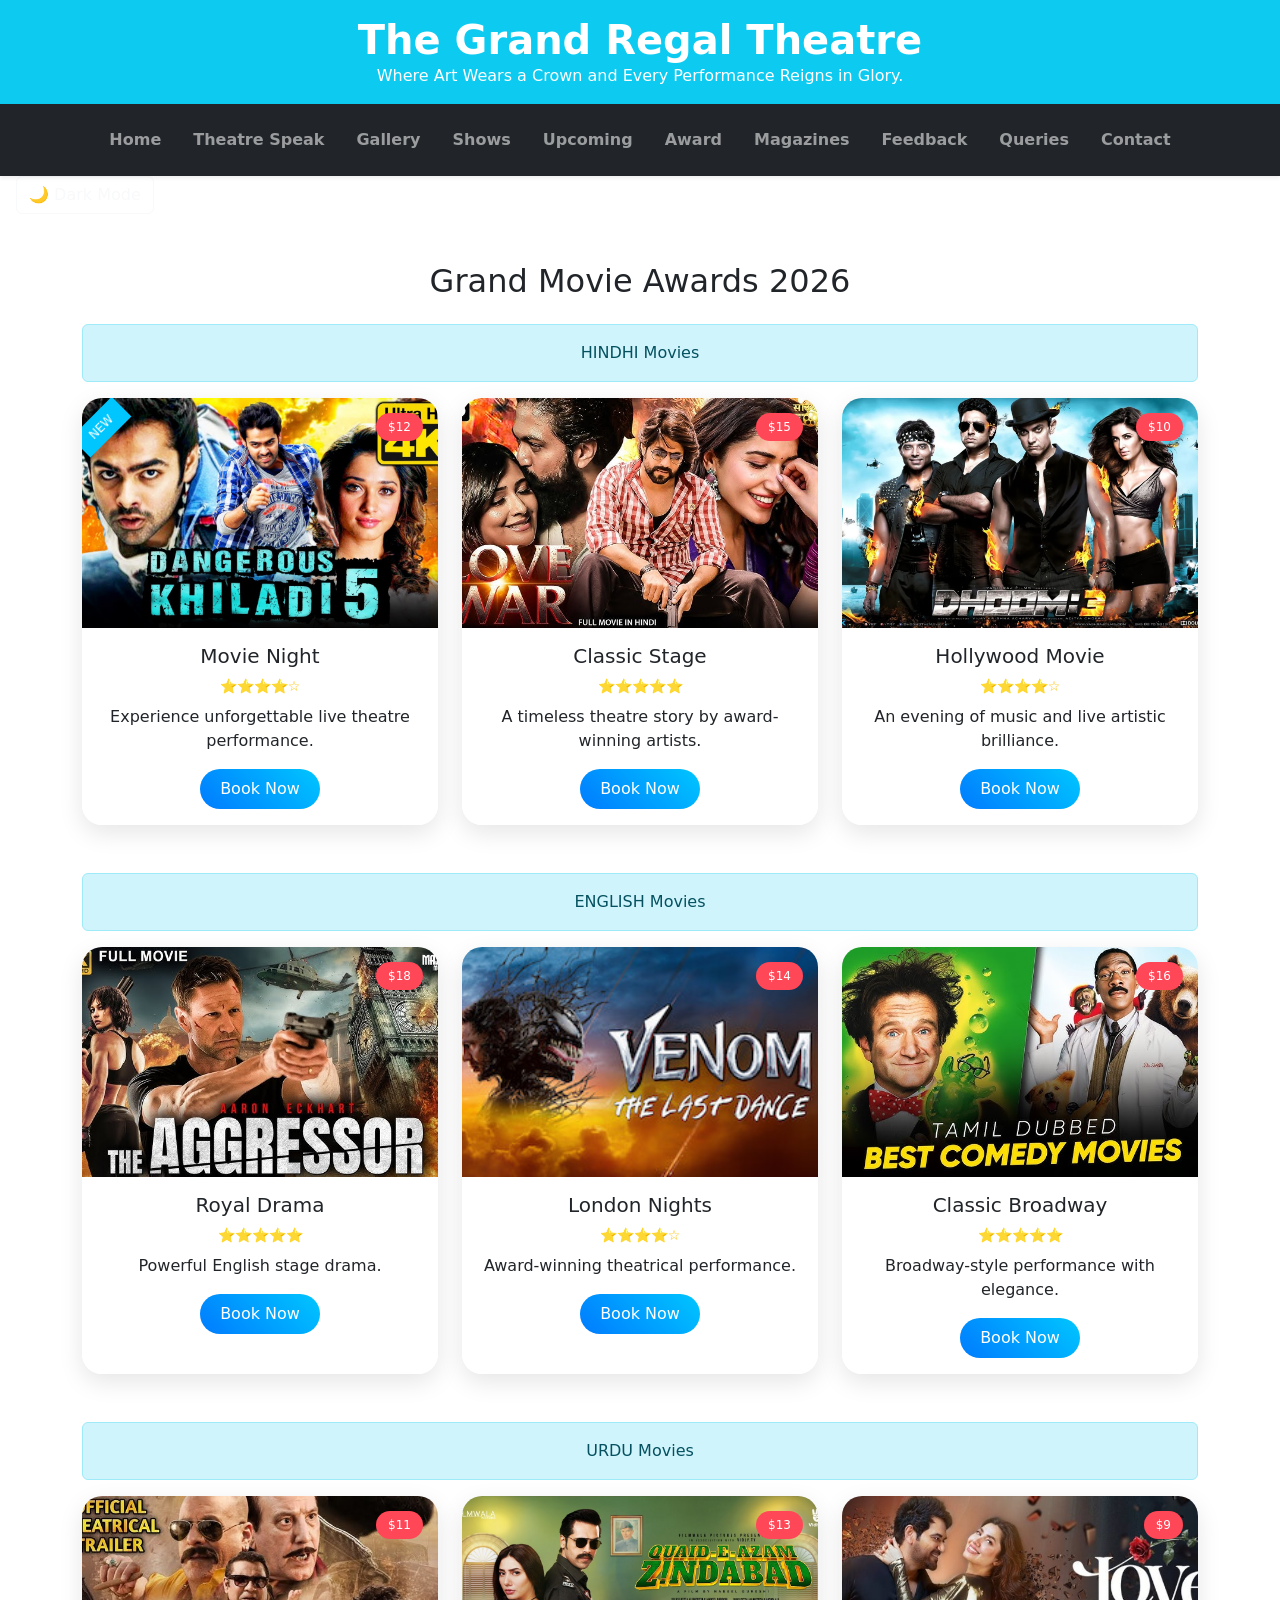
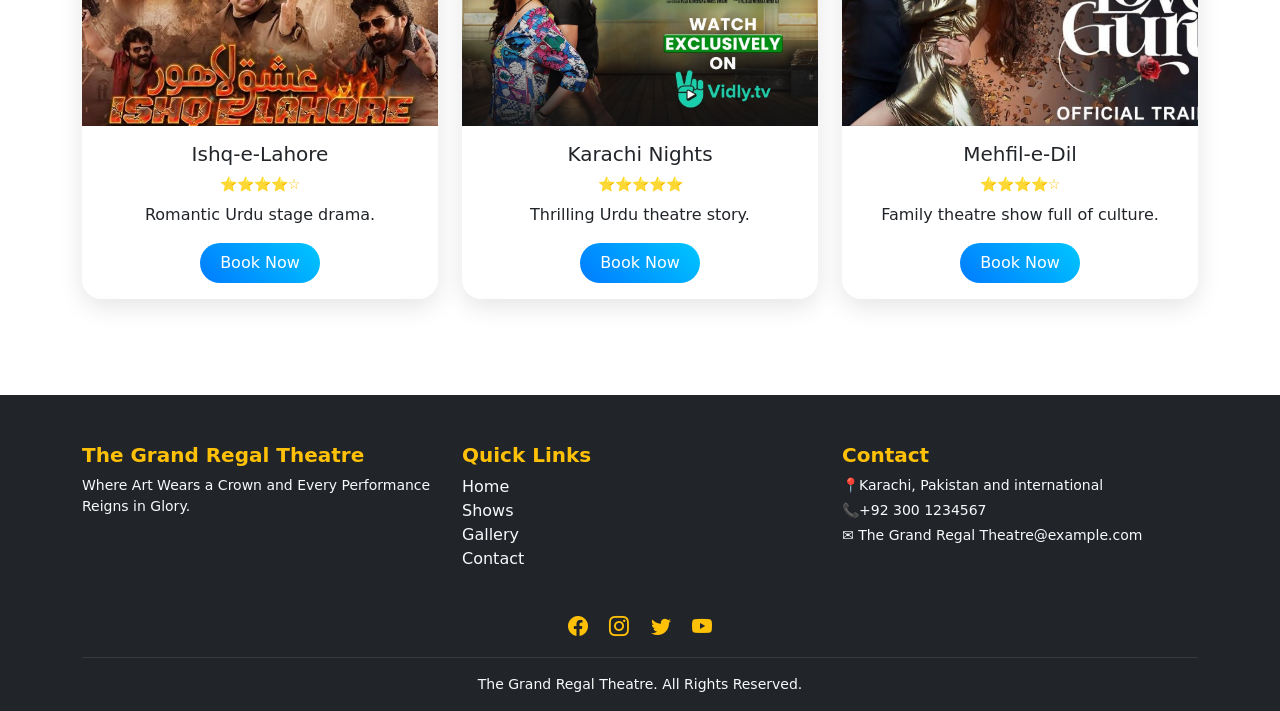
<file: show1.html>
<!doctype html>
<html lang="en">
<head>
    <title>The Grand Regal Theatre</title>
    <meta charset="utf-8" />
    <meta name="viewport" content="width=device-width, initial-scale=1" />

    <!-- Bootstrap CSS -->
    <link href="https://cdn.jsdelivr.net/npm/bootstrap@5.3.1/dist/css/bootstrap.min.css" rel="stylesheet">

    <!-- Font Awesome -->
    <link rel="stylesheet" href="https://cdnjs.cloudflare.com/ajax/libs/font-awesome/6.5.0/css/all.min.css">

    <!-- Bootstrap Icons -->
<link href="https://cdn.jsdelivr.net/npm/bootstrap-icons@1.11.1/font/bootstrap-icons.css" rel="stylesheet">
    <link rel="icon" type="image/x-icon" href="assets/favicon.ico" />

<style>

body.dark-mode{
    background:#121212;
    color:#ffffff;
}
.dark-mode .card{
    background:#1e1e1e;
    color:#ffffff;
}
.dark-mode footer,
.dark-mode .navbar{
    background:#000 !important;
}

.card{
    border:none;
    border-radius:20px;
    overflow:hidden;
    transition:0.4s;
    backdrop-filter: blur(10px);
    background: rgba(255,255,255,0.9);
    box-shadow:0 8px 25px rgba(0,0,0,0.1);
    position:relative;
}
.card:hover{
    transform:translateY(-12px);
    box-shadow:0 15px 35px rgba(0,0,0,0.2);
}
.card-img-top{
    height:230px;
    object-fit:cover;
    transition:0.5s;
}
.card:hover .card-img-top{
    transform:scale(1.1);
}
.card-body{
    text-align:center;
}
.rating{
    color:#ffc107;
    font-size:14px;
    margin-bottom:8px;
}
.price-badge{
    position:absolute;
    top:15px;
    right:15px;
    background:#ff4757;
    color:white;
    padding:5px 12px;
    border-radius:20px;
    font-size:12px;
}
.ribbon{
    position:absolute;
    top:15px;
    left:-10px;
    background:#00c6ff;
    color:white;
    padding:5px 15px;
    font-size:12px;
    transform:rotate(-45deg);
}
.btn-primary{
    border:none;
    border-radius:30px;
    padding:8px 20px;
    background:linear-gradient(45deg,#007bff,#00c6ff);
}
.btn-primary:hover{
    background:linear-gradient(45deg,#0056b3,#0096c7);
}
</style>

</head>

<body>
<!-- header -->
<header class="bg-info text-white text-center py-3">
  <h1 class="mb-0 fw-bold">The Grand Regal Theatre</h1>
  <p class="mb-0">Where Art Wears a Crown and Every Performance Reigns in Glory.</p>
</header>

<nav class="navbar navbar-expand-lg navbar-dark bg-dark shadow-sm py-3">
  <div class="container justify-content-center">
    <button class="navbar-toggler border-0 shadow-none" type="button" data-bs-toggle="collapse" data-bs-target="#navbarNav">
      <span class="navbar-toggler-icon"></span>
    </button>

    <div class="collapse navbar-collapse justify-content-center" id="navbarNav">
      <ul class="navbar-nav text-center fw-semibold">
        <li class="nav-item"><a class="nav-link px-3" href="index.html">Home</a></li>
        <li class="nav-item"><a class="nav-link px-3" href="theatrespeak.html">Theatre Speak</a></li>
        <li class="nav-item"><a class="nav-link px-3" href="artistgallery.html">Gallery</a></li>
        <li class="nav-item"><a class="nav-link px-3" href="show1.html">Shows</a></li>
        <li class="nav-item"><a class="nav-link px-3" href="upcomingshow.html">Upcoming</a></li>
        <li class="nav-item"><a class="nav-link px-3" href="award1.html">Award</a></li>
        <li class="nav-item"><a class="nav-link px-3" href="magazines1.html">Magazines</a></li>
        <li class="nav-item"><a class="nav-link px-3" href="feedback1.html">Feedback</a></li>
        <li class="nav-item"><a class="nav-link px-3" href="queries.html">Queries</a></li>
        <li class="nav-item"><a class="nav-link px-3" href="contact.html">Contact</a></li>
      </ul>
    </div>
  </div>
</nav>
<!-- main -->
<button onclick="toggleDarkMode()" class="btn btn-outline-light ms-3">
  🌙 Dark Mode
</button>

<main class="container py-5">

<h2 class="text-center mb-4">Grand Movie Awards 2026</h2>

<!-- HINDHI -->
<div class="alert alert-info text-center">HINDHI Movies</div>
<div class="row g-4">
<div class="col-md-4"><div class="card h-100"><div class="ribbon">NEW</div><div class="price-badge">$12</div><img src="assets/images/hindhi1.jpg" class="card-img-top"><div class="card-body"><h5>Movie Night</h5><div class="rating">⭐⭐⭐⭐☆</div><p>Experience unforgettable live theatre performance.</p><a href="onlinehinde.html" class="btn btn-primary">Book Now</a></div></div></div>
<div class="col-md-4"><div class="card h-100"><div class="price-badge">$15</div><img src="assets/images/HINDHI.jpg" class="card-img-top"><div class="card-body"><h5>Classic Stage</h5><div class="rating">⭐⭐⭐⭐⭐</div><p>A timeless theatre story by award-winning artists.</p><a href="onlinehinde.html" class="btn btn-primary">Book Now</a></div></div></div>
<div class="col-md-4"><div class="card h-100"><div class="price-badge">$10</div><img src="assets/images/HINDHI.webp" class="card-img-top"><div class="card-body"><h5>Hollywood Movie</h5><div class="rating">⭐⭐⭐⭐☆</div><p>An evening of music and live artistic brilliance.</p><a href="onlinehinde.html" class="btn btn-primary">Book Now</a></div></div></div>
</div>

<!-- ENGLISH -->
<div class="alert alert-info text-center mt-5">ENGLISH Movies</div>
<div class="row g-4">
<div class="col-md-4"><div class="card h-100"><div class="price-badge">$18</div><img src="assets/images/english1.jpg" class="card-img-top"><div class="card-body"><h5>Royal Drama</h5><div class="rating">⭐⭐⭐⭐⭐</div><p>Powerful English stage drama.</p><a href="onlineenglish.html" class="btn btn-primary">Book Now</a></div></div></div>
<div class="col-md-4"><div class="card h-100"><div class="price-badge">$14</div><img src="assets/images/english2.jpg" class="card-img-top"><div class="card-body"><h5>London Nights</h5><div class="rating">⭐⭐⭐⭐☆</div><p>Award-winning theatrical performance.</p><a href="onlineenglish.html" class="btn btn-primary">Book Now</a></div></div></div>
<div class="col-md-4"><div class="card h-100"><div class="price-badge">$16</div><img src="assets/images/english3.jpg" class="card-img-top"><div class="card-body"><h5>Classic Broadway</h5><div class="rating">⭐⭐⭐⭐⭐</div><p>Broadway-style performance with elegance.</p><a href="onlineenglish.html" class="btn btn-primary">Book Now</a></div></div></div>
</div>

<!-- URDU -->
<div class="alert alert-info text-center mt-5">URDU Movies</div>
<div class="row g-4">
<div class="col-md-4"><div class="card h-100"><div class="price-badge">$11</div><img src="assets/images/urdu1.jpg" class="card-img-top"><div class="card-body"><h5>Ishq-e-Lahore</h5><div class="rating">⭐⭐⭐⭐☆</div><p>Romantic Urdu stage drama.</p><a href="onlineurdu.html" class="btn btn-primary">Book Now</a></div></div></div>
<div class="col-md-4"><div class="card h-100"><div class="price-badge">$13</div><img src="assets/images/urdu.jpg" class="card-img-top"><div class="card-body"><h5>Karachi Nights</h5><div class="rating">⭐⭐⭐⭐⭐</div><p>Thrilling Urdu theatre story.</p><a href="onlineurdu.html" class="btn btn-primary">Book Now</a></div></div></div>
<div class="col-md-4"><div class="card h-100"><div class="price-badge">$9</div><img src="assets/images/urdu3.jpg" class="card-img-top"><div class="card-body"><h5>Mehfil-e-Dil</h5><div class="rating">⭐⭐⭐⭐☆</div><p>Family theatre show full of culture.</p><a href="onlineurdu.html" class="btn btn-primary">Book Now</a></div></div></div>
</div>

</main>
<!-- footer  -->
<footer class="bg-dark text-light pt-5 pb-3 mt-5">
  <div class="container">
    <div class="row text-center text-md-start">

      <div class="col-md-4 mb-4">
        <h5 class="fw-bold text-warning">The Grand Regal Theatre</h5>
        <p class="small">
          Where Art Wears a Crown and Every Performance Reigns in Glory.
        </p>
      </div>

      <div class="col-md-4 mb-4">
        <h5 class="fw-bold text-warning">Quick Links</h5>
        <ul class="list-unstyled">
          <li><a href="#" class="text-light text-decoration-none">Home</a></li>
          <li><a href="#" class="text-light text-decoration-none">Shows</a></li>
          <li><a href="#" class="text-light text-decoration-none">Gallery</a></li>
          <li><a href="#" class="text-light text-decoration-none">Contact</a></li>
        </ul>
      </div>

      <div class="col-md-4 mb-4">
        <h5 class="fw-bold text-warning">Contact</h5>
        <p class="small mb-1"> 📍Karachi, Pakistan and international</p>
        <p class="small mb-1"> 📞+92 300 1234567</p>
        <p class="small"> ✉ The Grand Regal Theatre@example.com</p>
      </div>

    </div>
  <div class="text-center mb-3">
      <a href="#" class="text-warning fs-5 me-3"><i class="bi bi-facebook"></i></a>
      <a href="#" class="text-warning fs-5 me-3"><i class="bi bi-instagram"></i></a>
      <a href="#" class="text-warning fs-5 me-3"><i class="bi bi-twitter"></i></a>
      <a href="#" class="text-warning fs-5"><i class="bi bi-youtube"></i></a>
    </div>
    <hr class="border-secondary">

    <div class="text-center small">
      The Grand Regal Theatre. All Rights Reserved.
    </div>
  </div>
</footer>

<script src="https://cdn.jsdelivr.net/npm/bootstrap@5.3.2/dist/js/bootstrap.bundle.min.js"></script>
<!-- javascript -->
<script>
function toggleDarkMode() {
    document.body.classList.toggle("dark-mode");
    if(document.body.classList.contains("dark-mode")) {
        localStorage.setItem("theme", "dark");
    } else {
        localStorage.setItem("theme", "light");
    }
}
window.onload = function() {
    if(localStorage.getItem("theme") === "dark") {
        document.body.classList.add("dark-mode");
    }
}
</script>

</body>
</html>
</file>
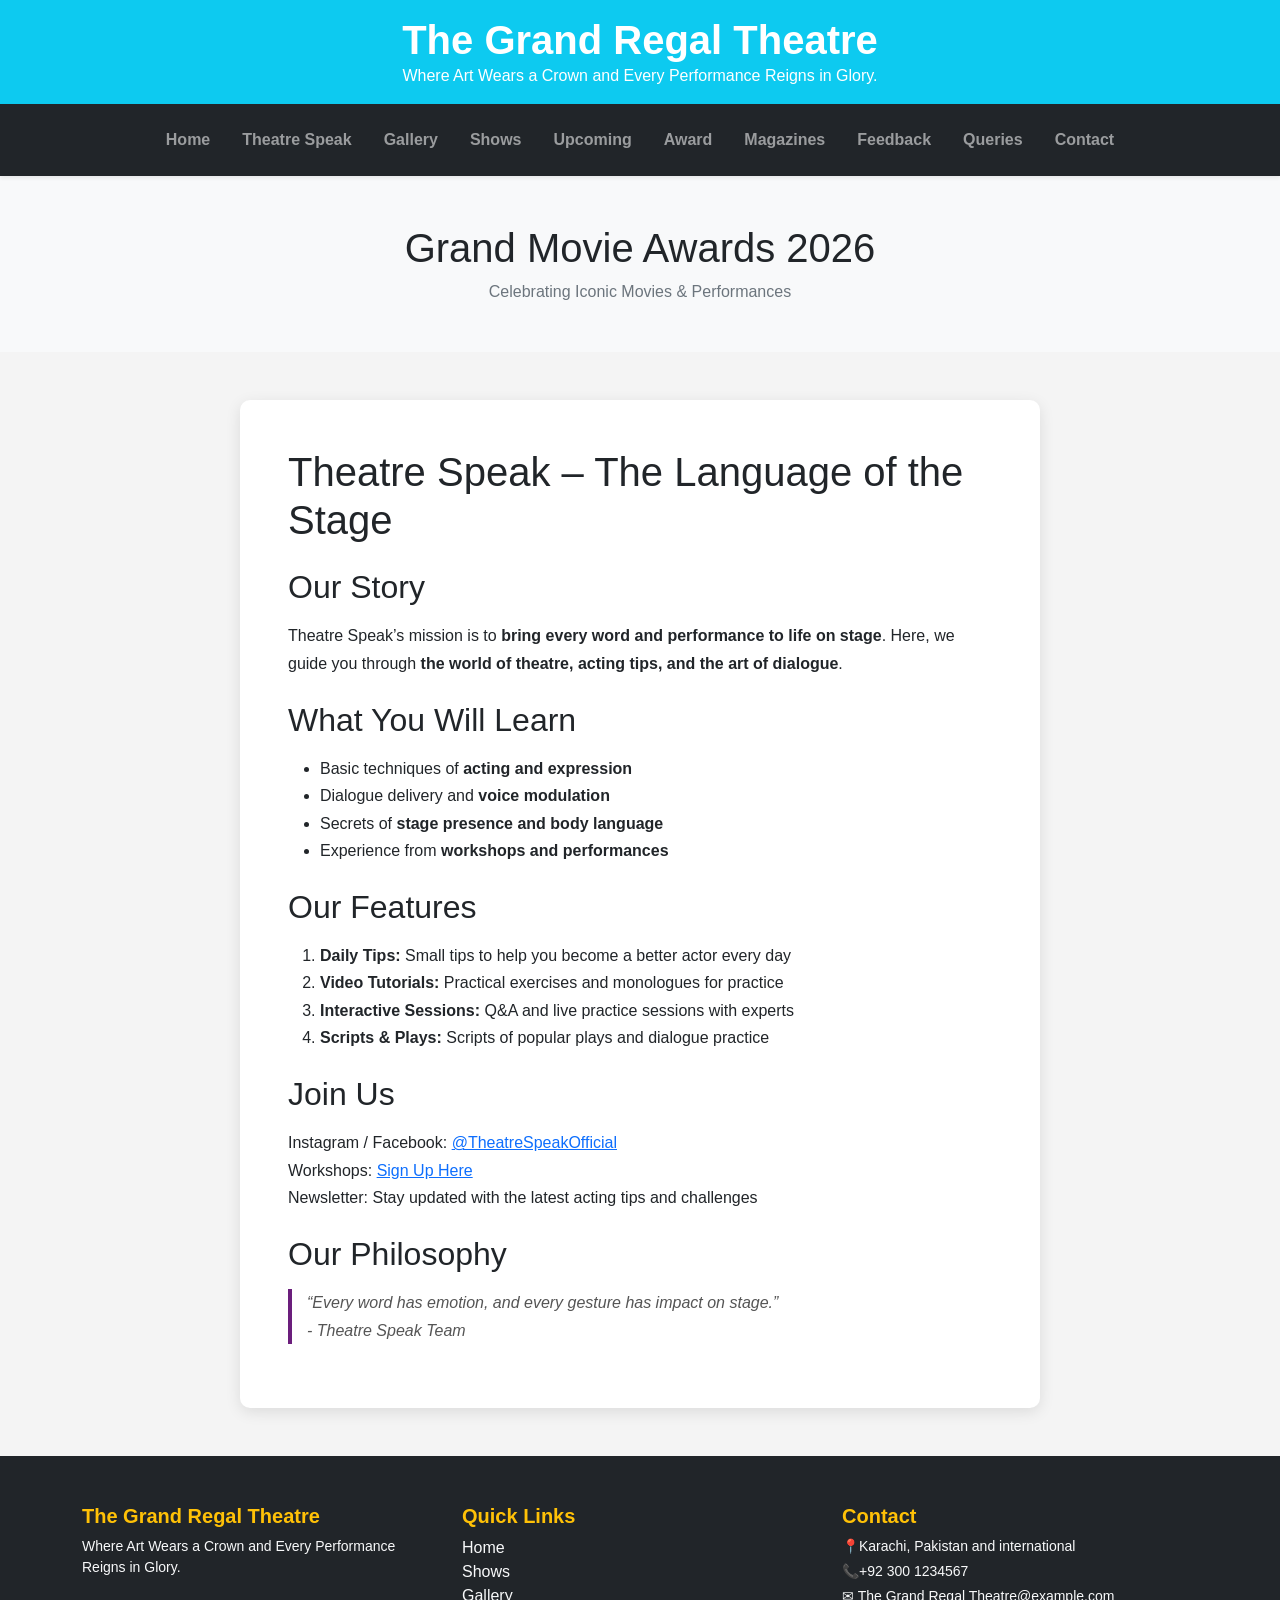
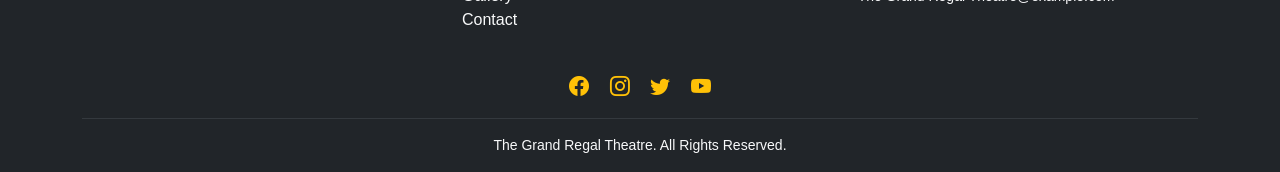
<file: theatrespeak.html>
<!DOCTYPE html>
<html lang="en">
<head>
  <meta charset="UTF-8">
  <meta name="viewport" content="width=device-width, initial-scale=1.0">
  <title>The Grand Regal Theatre</title>

<link href="https://cdn.jsdelivr.net/npm/bootstrap@5.3.2/dist/css/bootstrap.min.css" rel="stylesheet">
  <!-- Bootstrap CSS -->
  <link href="https://cdn.jsdelivr.net/npm/bootstrap@5.3.1/dist/css/bootstrap.min.css" rel="stylesheet">

    <!-- Bootstrap Icons -->
<link href="https://cdn.jsdelivr.net/npm/bootstrap-icons@1.11.1/font/bootstrap-icons.css" rel="stylesheet">
  <!-- Font Awesome -->
  <link rel="stylesheet" href="https://cdnjs.cloudflare.com/ajax/libs/font-awesome/6.5.0/css/all.min.css">

  <!-- Favicon -->
  <link rel="icon" type="image/x-icon" href="assets/favicon.ico" />

  <!-- Custom CSS -->
  <link rel="stylesheet" href="assets/style.css">

  <style>
    .theatre-container {
      max-width: 800px;
      background-color: #fff;
      border-radius: 10px;
      box-shadow: 0 4px 15px rgba(0,0,0,0.1);
      line-height: 1.7;
    }

    blockquote {
      font-style: italic;
      color: #555;
      border-left: 4px solid #6B1E7C;
      padding-left: 15px;
    }
  </style>
</head>

<body>

<!-- Header -->
<header class="bg-info text-white text-center py-3">
  <h1 class="mb-0 fw-bold">The Grand Regal Theatre</h1>
  <p class="mb-0">Where Art Wears a Crown and Every Performance Reigns in Glory.</p>
</header>

<!-- Navbar -->
<nav class="navbar navbar-expand-lg navbar-dark bg-dark shadow-sm py-3">
  <div class="container justify-content-center">
    
    <button class="navbar-toggler border-0 shadow-none" 
            type="button" 
            data-bs-toggle="collapse" 
            data-bs-target="#navbarNav">
      <span class="navbar-toggler-icon"></span>
    </button>

    <div class="collapse navbar-collapse justify-content-center" id="navbarNav">
      <ul class="navbar-nav text-center fw-semibold">
        <li class="nav-item"><a class="nav-link px-3" href="index.html">Home</a></li>
        <li class="nav-item"><a class="nav-link px-3" href="theatrespeak.html">Theatre Speak</a></li>
        <li class="nav-item"><a class="nav-link px-3" href="artistgallery.html">Gallery</a></li>
        <li class="nav-item"><a class="nav-link px-3" href="show1.html">Shows</a></li>
        <li class="nav-item"><a class="nav-link px-3" href="upcomingshow.html">Upcoming</a></li>
        <li class="nav-item"><a class="nav-link px-3" href="award1.html">Award</a></li>
        <li class="nav-item"><a class="nav-link px-3" href="magazines1.html">Magazines</a></li>
        <li class="nav-item"><a class="nav-link px-3" href="feedback1.html">Feedback</a></li>
        <li class="nav-item"><a class="nav-link px-3" href="queries.html">Queries</a></li>
        <li class="nav-item"><a class="nav-link px-3" href="contact.html">Contact</a></li>
      </ul>
    </div>
  </div>
</nav>

<!-- Awards Section -->
<section class="movie-awards py-5 bg-light">
  <div class="container text-center">
    <h1 class="mb-2">Grand Movie Awards 2026</h1>
    <p class="text-secondary mb-0">Celebrating Iconic Movies & Performances</p>
  </div>
</section>

<!-- Main Content -->
<main class="container my-5 px-3 px-md-0">
  <div class="theatre-container mx-auto p-3 p-md-4 p-lg-5">

    <h1 class="mb-4">Theatre Speak – The Language of the Stage</h1>

    <section class="mb-4">
      <h2 class="mb-3">Our Story</h2>
      <p>
        Theatre Speak’s mission is to <strong>bring every word and performance to life on stage</strong>.
        Here, we guide you through <strong>the world of theatre, acting tips, and the art of dialogue</strong>.
      </p>
    </section>

    <section class="mb-4">
      <h2 class="mb-3">What You Will Learn</h2>
      <ul>
        <li>Basic techniques of <strong>acting and expression</strong></li>
        <li>Dialogue delivery and <strong>voice modulation</strong></li>
        <li>Secrets of <strong>stage presence and body language</strong></li>
        <li>Experience from <strong>workshops and performances</strong></li>
      </ul>
    </section>

    <section class="mb-4">
      <h2 class="mb-3">Our Features</h2>
      <ol>
        <li><strong>Daily Tips:</strong> Small tips to help you become a better actor every day</li>
        <li><strong>Video Tutorials:</strong> Practical exercises and monologues for practice</li>
        <li><strong>Interactive Sessions:</strong> Q&A and live practice sessions with experts</li>
        <li><strong>Scripts & Plays:</strong> Scripts of popular plays and dialogue practice</li>
      </ol>
    </section>

    <section class="mb-4">
      <h2 class="mb-3">Join Us</h2>
      <p>
        Instagram / Facebook: <a href="#">@TheatreSpeakOfficial</a><br>
        Workshops: <a href="#">Sign Up Here</a><br>
        Newsletter: Stay updated with the latest acting tips and challenges
      </p>
    </section>

    <section>
      <h2 class="mb-3">Our Philosophy</h2>
      <blockquote class="mt-3">
        “Every word has emotion, and every gesture has impact on stage.”<br>
        - Theatre Speak Team
      </blockquote>
    </section>

  </div>
</main>

<!-- Footer -->
<footer class="bg-dark text-light pt-5 pb-3 mt-5">
  <div class="container">
    <div class="row text-center text-md-start">

      <div class="col-md-4 mb-4">
        <h5 class="fw-bold text-warning">The Grand Regal Theatre</h5>
        <p class="small">
          Where Art Wears a Crown and Every Performance Reigns in Glory.
        </p>
      </div>

      <div class="col-md-4 mb-4">
        <h5 class="fw-bold text-warning">Quick Links</h5>
        <ul class="list-unstyled">
          <li><a href="#" class="text-light text-decoration-none">Home</a></li>
          <li><a href="#" class="text-light text-decoration-none">Shows</a></li>
          <li><a href="#" class="text-light text-decoration-none">Gallery</a></li>
          <li><a href="#" class="text-light text-decoration-none">Contact</a></li>
        </ul>
      </div>

      <div class="col-md-4 mb-4">
        <h5 class="fw-bold text-warning">Contact</h5>
        <p class="small mb-1"> 📍Karachi, Pakistan and international</p>
        <p class="small mb-1"> 📞+92 300 1234567</p>
        <p class="small"> ✉ The Grand Regal Theatre@example.com</p>
      </div>

    </div>
  <div class="text-center mb-3">
      <a href="#" class="text-warning fs-5 me-3"><i class="bi bi-facebook"></i></a>
      <a href="#" class="text-warning fs-5 me-3"><i class="bi bi-instagram"></i></a>
      <a href="#" class="text-warning fs-5 me-3"><i class="bi bi-twitter"></i></a>
      <a href="#" class="text-warning fs-5"><i class="bi bi-youtube"></i></a>
    </div>
    <hr class="border-secondary">

    <div class="text-center small">
      The Grand Regal Theatre. All Rights Reserved.
    </div>
  </div>
</footer>

<!-- Bootstrap JS -->
<script src="https://cdn.jsdelivr.net/npm/bootstrap@5.3.1/dist/js/bootstrap.bundle.min.js"></script>

</body>
</html>
</file>
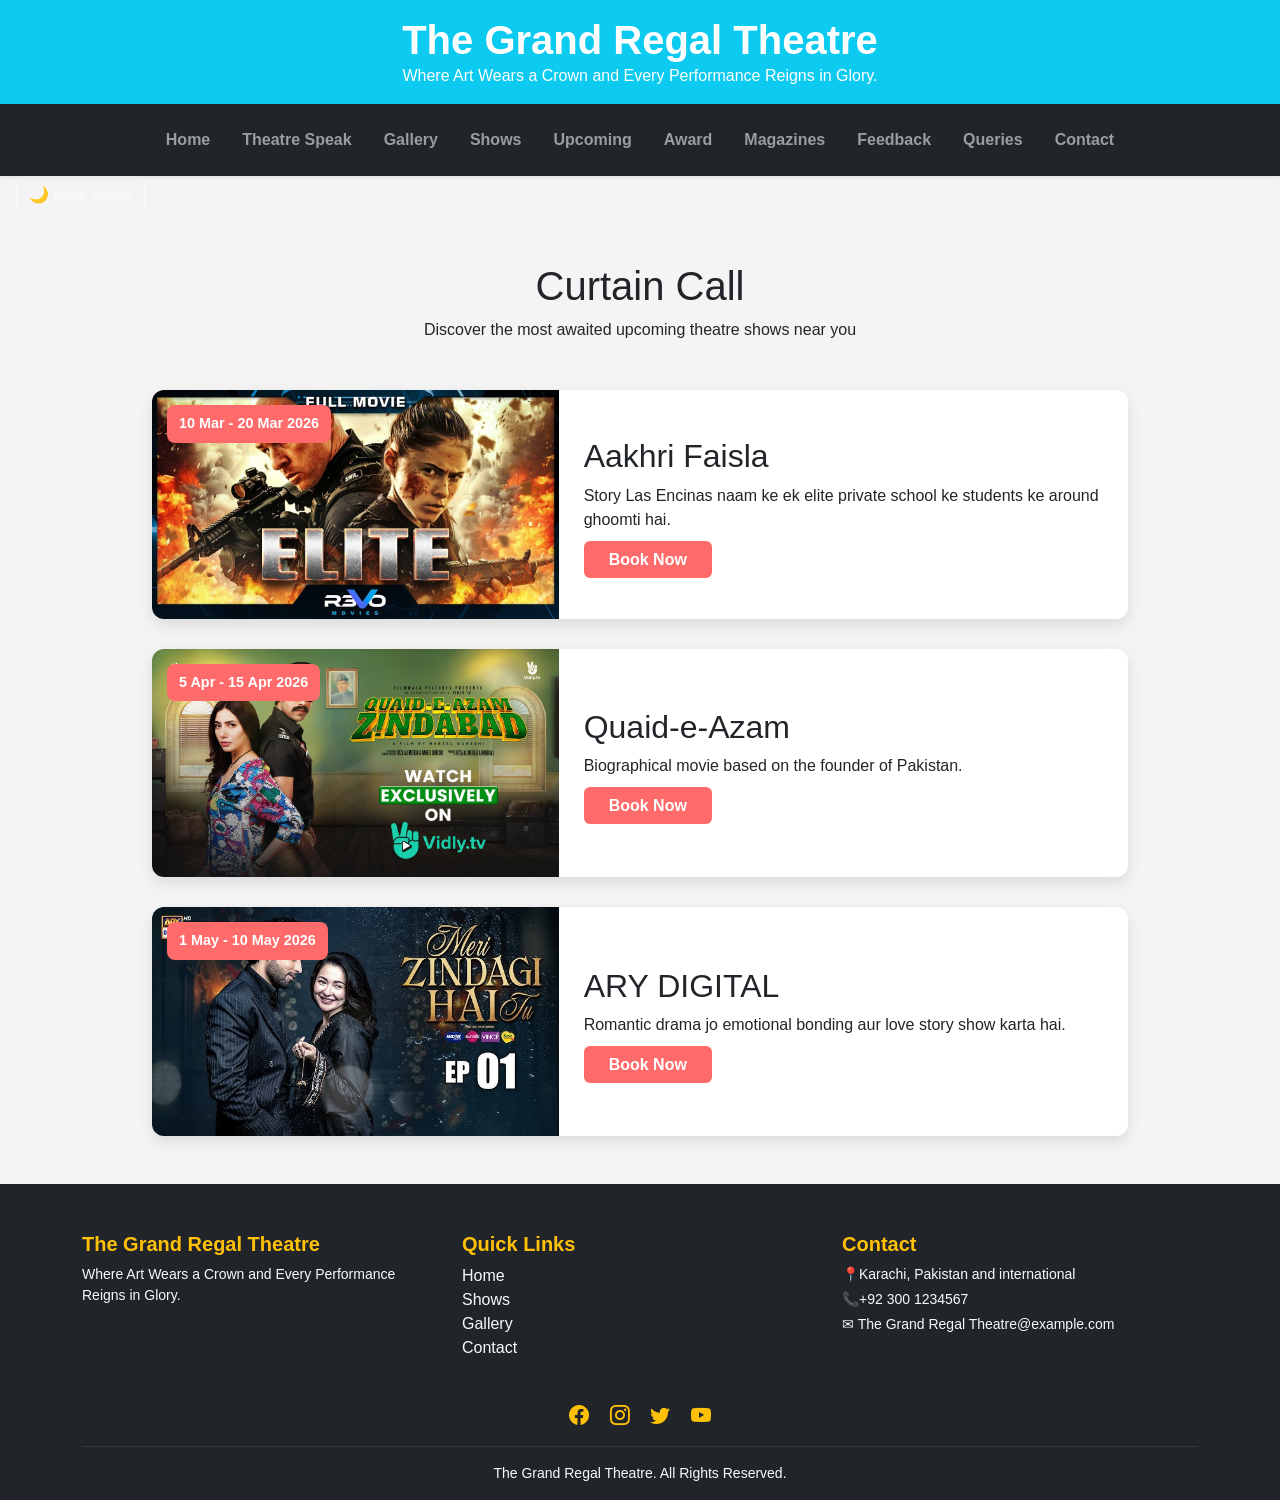
<file: upcomingshow.html>
<!DOCTYPE html>
<html lang="en">
<head>
<meta charset="UTF-8">
<meta name="viewport" content="width=device-width, initial-scale=1.0">
<title>The Grand Regal Theatre</title>

<!-- Bootstrap CSS -->
<link href="https://cdn.jsdelivr.net/npm/bootstrap@5.3.2/dist/css/bootstrap.min.css" rel="stylesheet">

<!-- Font Awesome -->
<link rel="stylesheet" href="https://cdnjs.cloudflare.com/ajax/libs/font-awesome/6.5.1/css/all.min.css">

    <!-- Bootstrap Icons -->
<link href="https://cdn.jsdelivr.net/npm/bootstrap-icons@1.11.1/font/bootstrap-icons.css" rel="stylesheet">
<link rel="icon" type="image/x-icon" href="assets/favicon.ico" />
<link rel="stylesheet" href="assets/style.css">

<style>

.theatre-container {
    max-width: 1000px;
}

.show-card {
    background: #fff;
    border-radius: 12px;
    box-shadow: 0 6px 15px rgba(0,0,0,0.1);
    margin-bottom: 30px;
    position: relative;
    overflow: hidden;
    transition: transform 0.3s, box-shadow 0.3s;
}

.show-card:hover {
    transform: translateY(-5px);
    box-shadow: 0 12px 25px rgba(0,0,0,0.15);
}

.show-card img {
    width: 100%;
    height: 100%;
    object-fit: cover;
}

.show-content {
    padding: 20px 25px;
}

.book-btn {
    padding: 10px 25px;
    background-color: #ff6b6b;
    color: #fff;
    text-decoration: none;
    border-radius: 6px;
    font-weight: bold;
}

.book-btn:hover {
    background-color: #ff3b3b;
}

.date-badge {
    position: absolute;
    top: 15px;
    left: 15px;
    background-color: #ff6b6b;
    color: #fff;
    padding: 8px 12px;
    border-radius: 8px;
    font-weight: bold;
    font-size: 0.9rem;
}

</style>
</head>

<body>

<!-- HEADER -->
<header class="bg-info text-white text-center py-3">
  <h1 class="mb-0 fw-bold">The Grand Regal Theatre</h1>
  <p class="mb-0">Where Art Wears a Crown and Every Performance Reigns in Glory.</p>
</header>

<!-- NAVBAR -->
<nav class="navbar navbar-expand-lg navbar-dark bg-dark shadow-sm py-3">
  <div class="container justify-content-center">
    <button class="navbar-toggler border-0 shadow-none" 
            type="button" 
            data-bs-toggle="collapse" 
            data-bs-target="#navbarNav">
      <span class="navbar-toggler-icon"></span>
    </button>

    <div class="collapse navbar-collapse justify-content-center" id="navbarNav">
      <ul class="navbar-nav text-center fw-semibold">
        <li class="nav-item"><a class="nav-link px-3" href="index.html">Home</a></li>
        <li class="nav-item"><a class="nav-link px-3" href="theatrespeak.html">Theatre Speak</a></li>
        <li class="nav-item"><a class="nav-link px-3" href="artistgallery.html">Gallery</a></li>
        <li class="nav-item"><a class="nav-link px-3" href="show1.html">Shows</a></li>
        <li class="nav-item"><a class="nav-link px-3" href="upcomingshow.html">Upcoming</a></li>
        <li class="nav-item"><a class="nav-link px-3" href="award1.html">Award</a></li>
        <li class="nav-item"><a class="nav-link px-3" href="magazines1.html">Magazines</a></li>
        <li class="nav-item"><a class="nav-link px-3" href="feedback1.html">Feedback</a></li>
        <li class="nav-item"><a class="nav-link px-3" href="queries.html">Queries</a></li>
        <li class="nav-item"><a class="nav-link px-3" href="contact.html">Contact</a></li>
      </ul>
    </div>
  </div>
</nav>
<button onclick="toggleDarkMode()" class="btn btn-outline-light ms-3">
  🌙 Dark Mode
</button>
<!-- SHOW SECTION -->
<div class="container theatre-container my-5">

<header class="text-center mb-5">
    <h1>Curtain Call</h1>
    <p>Discover the most awaited upcoming theatre shows near you</p>
</header>

<!-- CARD 1 -->
<div class="show-card">
<div class="row g-0 align-items-center">
    <div class="col-12 col-md-5">
        <img src="assets/images/maxresdefault (1).jpg" alt="Aakhri Faisla" class="img-fluid">
    </div>
    <div class="col-12 col-md-7">
        <div class="show-content">
            <div class="date-badge">10 Mar - 20 Mar 2026</div>
            <h2>Aakhri Faisla</h2>
            <p>Story Las Encinas naam ke ek elite private school ke students ke around ghoomti hai.</p>
            <a href="onlineenglish.html" class="book-btn">Book Now</a>
        </div>
    </div>
</div>
</div>

<!-- CARD 2 -->
<div class="show-card">
<div class="row g-0 align-items-center">
    <div class="col-12 col-md-5">
        <img src="assets/images/maxresdefault.jpg" alt="Quaid-e-Azam" class="img-fluid">
    </div>
    <div class="col-12 col-md-7">
        <div class="show-content">
            <div class="date-badge">5 Apr - 15 Apr 2026</div>
            <h2>Quaid-e-Azam</h2>
            <p>Biographical movie based on the founder of Pakistan.</p>
            <a href="onlineurdu.html" class="book-btn">Book Now</a>
        </div>
    </div>
</div>
</div>

<!-- CARD 3 -->
<div class="show-card">
<div class="row g-0 align-items-center">
    <div class="col-12 col-md-5">
        <img src="assets/images/meri-zindagi-hai-tu.jpg" alt="ARY Digital" class="img-fluid">
    </div>
    <div class="col-12 col-md-7">
        <div class="show-content">
            <div class="date-badge">1 May - 10 May 2026</div>
            <h2>ARY DIGITAL</h2>
            <p>Romantic drama jo emotional bonding aur love story show karta hai.</p>
            <a href="onlineurdu.html" class="book-btn">Book Now</a>
        </div>
    </div>
</div>
</div>

</div>

<!-- FOOTER -->
<footer class="bg-dark text-light pt-5 pb-3 mt-5">
  <div class="container">
    <div class="row text-center text-md-start">

      <div class="col-md-4 mb-4">
        <h5 class="fw-bold text-warning">The Grand Regal Theatre</h5>
        <p class="small">
          Where Art Wears a Crown and Every Performance Reigns in Glory.
        </p>
      </div>

      <div class="col-md-4 mb-4">
        <h5 class="fw-bold text-warning">Quick Links</h5>
        <ul class="list-unstyled">
          <li><a href="#" class="text-light text-decoration-none">Home</a></li>
          <li><a href="#" class="text-light text-decoration-none">Shows</a></li>
          <li><a href="#" class="text-light text-decoration-none">Gallery</a></li>
          <li><a href="#" class="text-light text-decoration-none">Contact</a></li>
        </ul>
      </div>

      <div class="col-md-4 mb-4">
        <h5 class="fw-bold text-warning">Contact</h5>
        <p class="small mb-1"> 📍Karachi, Pakistan and international</p>
        <p class="small mb-1"> 📞+92 300 1234567</p>
        <p class="small"> ✉ The Grand Regal Theatre@example.com</p>
      </div>

    </div>
  <div class="text-center mb-3">
      <a href="#" class="text-warning fs-5 me-3"><i class="bi bi-facebook"></i></a>
      <a href="#" class="text-warning fs-5 me-3"><i class="bi bi-instagram"></i></a>
      <a href="#" class="text-warning fs-5 me-3"><i class="bi bi-twitter"></i></a>
      <a href="#" class="text-warning fs-5"><i class="bi bi-youtube"></i></a>
    </div>
    <hr class="border-secondary">

    <div class="text-center small">
      The Grand Regal Theatre. All Rights Reserved.
    </div>
  </div>
</footer>

<!-- Bootstrap JS -->
<script src="https://cdn.jsdelivr.net/npm/bootstrap@5.3.2/dist/js/bootstrap.bundle.min.js"></script>
<script>
function toggleDarkMode() {
    document.body.classList.toggle("dark-mode");

    // Save mode in localStorage
    if(document.body.classList.contains("dark-mode")) {
        localStorage.setItem("theme", "dark");
    } else {
        localStorage.setItem("theme", "light");
    }
}

// Load saved theme
window.onload = function() {
    if(localStorage.getItem("theme") === "dark") {
        document.body.classList.add("dark-mode");
    }
}
</script>
</body>
</html>
</file>
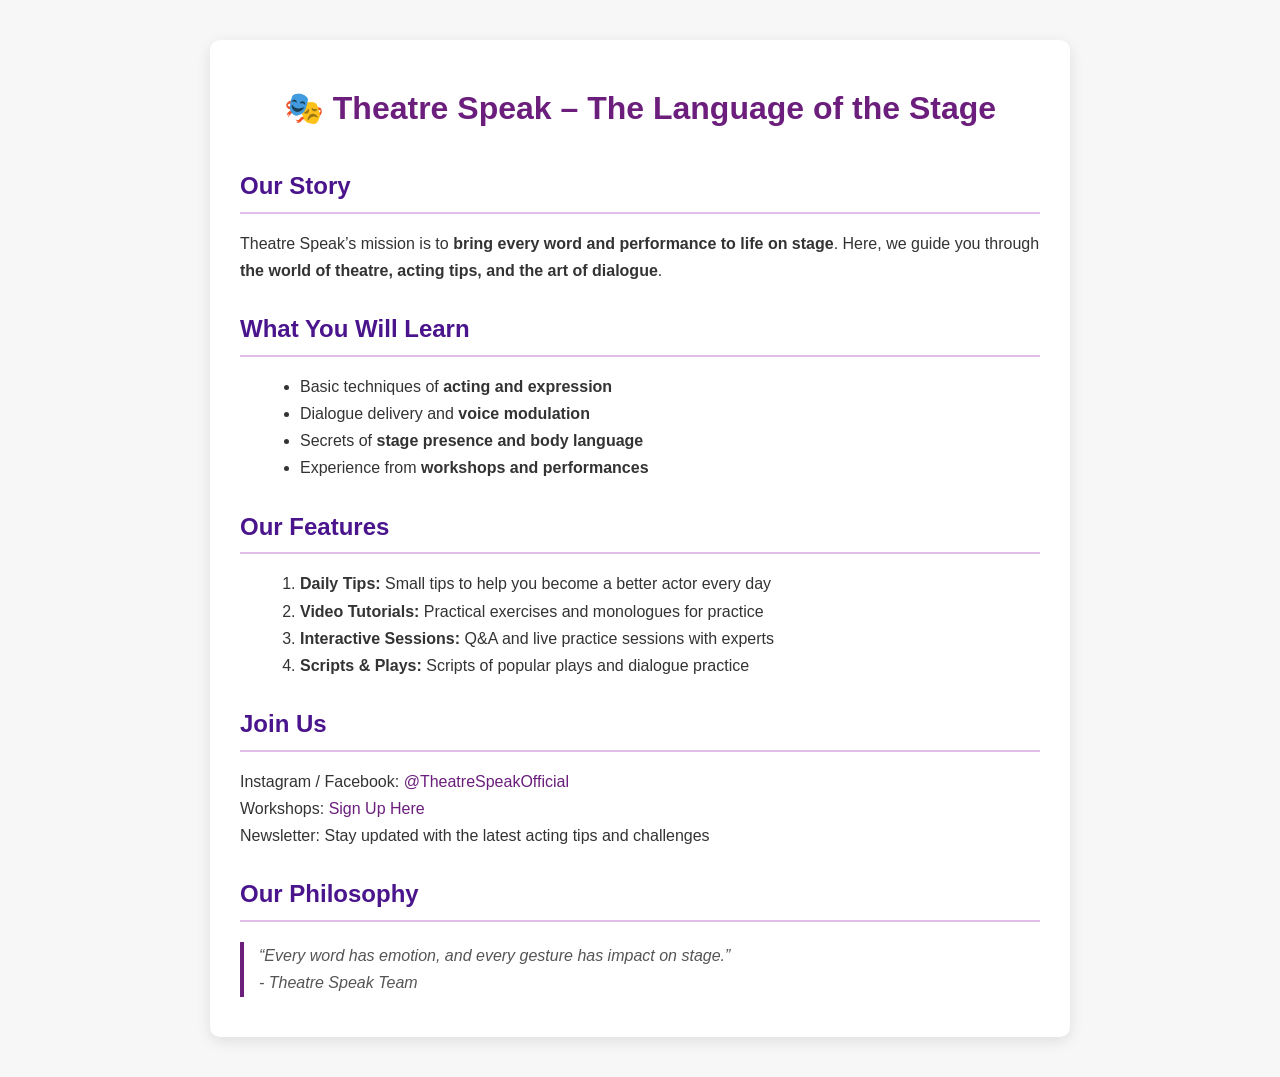
<file: assets/images/speak.html>
<!DOCTYPE html>
<html lang="en">
<head>
  <meta charset="UTF-8">
  <meta name="viewport" content="width=device-width, initial-scale=1.0">
  <title>Theatre Speak – The Language of the Stage</title>
  <style>
    body {
      font-family: 'Arial', sans-serif;
      background-color: #f7f7f7;
      color: #333;
      margin: 0;
      padding: 0;
    }

    .container {
      max-width: 800px;
      margin: 40px auto;
      padding: 20px 30px;
      background-color: #fff;
      border-radius: 10px;
      box-shadow: 0 4px 15px rgba(0,0,0,0.1);
      line-height: 1.7;
    }

    h1 {
      text-align: center;
      color: #6B1E7C;
      margin-bottom: 30px;
    }

    h2 {
      color: #4A148C;
      margin-top: 25px;
      margin-bottom: 15px;
      border-bottom: 2px solid #E1BEE7;
      padding-bottom: 5px;
    }

    ul, ol {
      margin-left: 20px;
    }

    a {
      color: #6B1E7C;
      text-decoration: none;
    }

    a:hover {
      text-decoration: underline;
    }

    blockquote {
      font-style: italic;
      color: #555;
      border-left: 4px solid #6B1E7C;
      padding-left: 15px;
      margin: 20px 0;
    }
  </style>
</head>
<body>

  <div class="container">

    <h1>🎭 Theatre Speak – The Language of the Stage</h1>

    <section>
      <h2>Our Story</h2>
      <p>
        Theatre Speak’s mission is to <strong>bring every word and performance to life on stage</strong>.
        Here, we guide you through <strong>the world of theatre, acting tips, and the art of dialogue</strong>.
      </p>
    </section>

    <section>
      <h2>What You Will Learn</h2>
      <ul>
        <li>Basic techniques of <strong>acting and expression</strong></li>
        <li>Dialogue delivery and <strong>voice modulation</strong></li>
        <li>Secrets of <strong>stage presence and body language</strong></li>
        <li>Experience from <strong>workshops and performances</strong></li>
      </ul>
    </section>

    <section>
      <h2>Our Features</h2>
      <ol>
        <li><strong>Daily Tips:</strong> Small tips to help you become a better actor every day</li>
        <li><strong>Video Tutorials:</strong> Practical exercises and monologues for practice</li>
        <li><strong>Interactive Sessions:</strong> Q&A and live practice sessions with experts</li>
        <li><strong>Scripts & Plays:</strong> Scripts of popular plays and dialogue practice</li>
      </ol>
    </section>

    <section>
      <h2>Join Us</h2>
      <p>
        Instagram / Facebook: <a href="#">@TheatreSpeakOfficial</a><br>
        Workshops: <a href="#">Sign Up Here</a><br>
        Newsletter: Stay updated with the latest acting tips and challenges
      </p>
    </section>

    <section>
      <h2>Our Philosophy</h2>
      <blockquote>
        “Every word has emotion, and every gesture has impact on stage.”<br>
        - Theatre Speak Team
      </blockquote>
    </section>

  </div>

</body>
</html>
</file>
<file: assets/style.css>
body {
    font-family: Arial;
    background-color: #f4f4f4;
    margin: 0;
}

.navbar-toggler {
  background-color: #ffc107;   /* Yellow background */
  padding: 6px 10px;
  border-radius: 8px;
  transition: 0.3s ease;
}

.navbar-toggler:hover {
  background-color: #ffca2c;
  transform: scale(1.05);
}

.navbar-toggler-icon {
  filter: invert(1);
}
.nav-link {
  transition: 0.3s ease;
}

.nav-link:hover {
  color: #ffc107 !important;
}
.footer-link {
  transition: 0.3s;
}

.footer-link:hover {
  color: #ffc107 !important;
  padding-left: 5px;
}
/* dark mood scc */

.dark-mode {
    background-color: #121212 !important;
    color: #ffffff !important;
}

.dark-mode .navbar,
.dark-mode footer,
.dark-mode header {
    background-color: #1e1e1e !important;
}

.dark-mode .show-card {
    background-color: #2a2a2a;
    color: #ffffff;
}

.dark-mode .book-btn {
    background-color: #bb86fc;
}

.dark-mode .book-btn:hover {
    background-color: #9a67ea;
}
</file>
